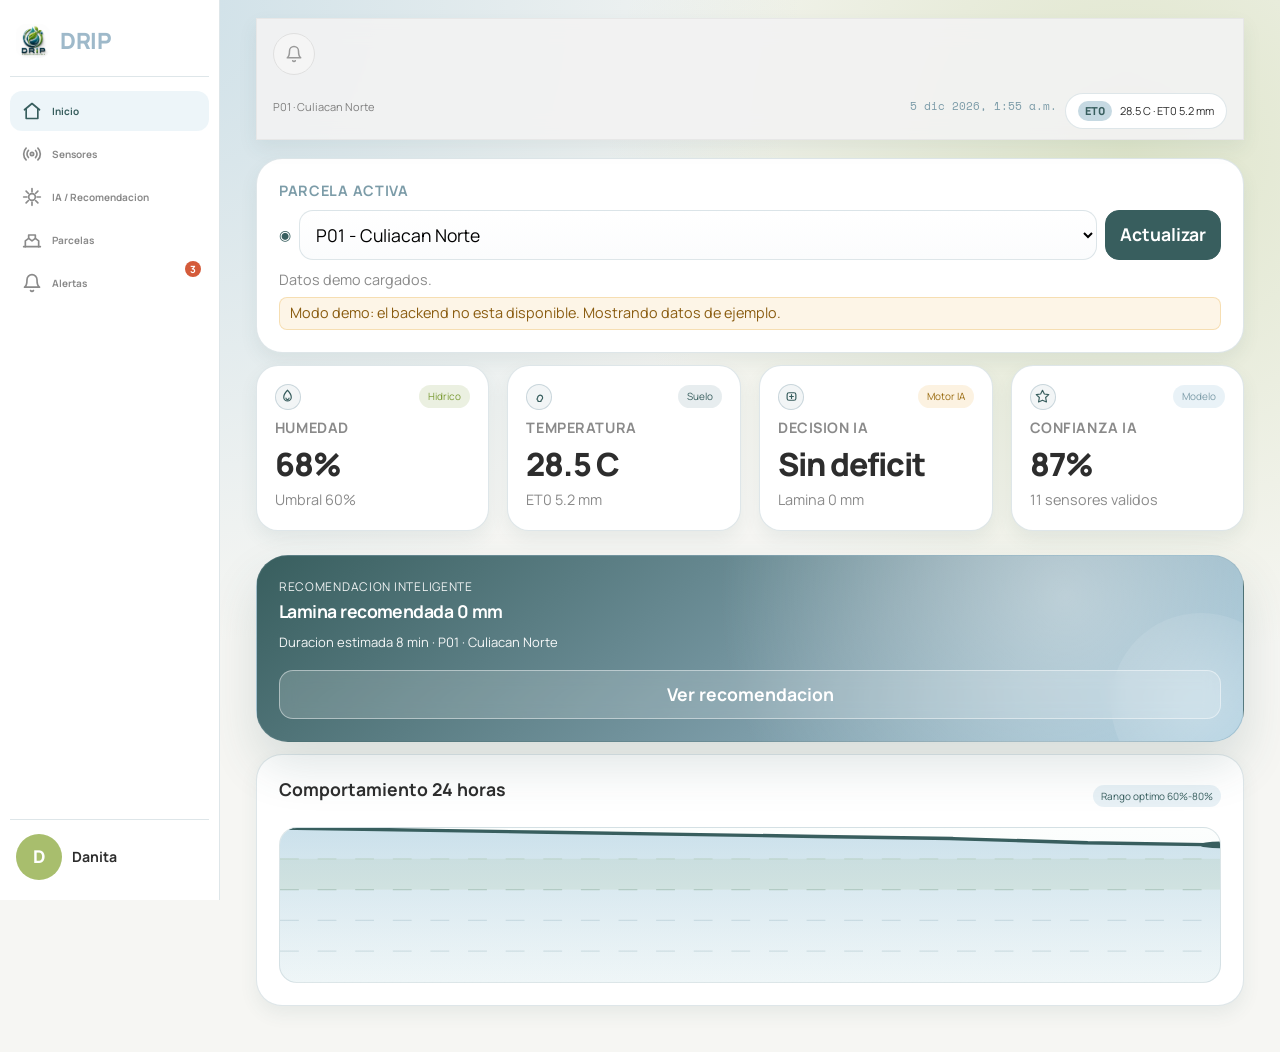
<file: Frontend/index.html>
<!DOCTYPE html>
<html lang="es">
<head>
  <meta charset="UTF-8" />
  <meta name="viewport" content="width=device-width, initial-scale=1.0" />
  <title>DRIP | Dashboard</title>
  <link rel="icon" type="image/jpeg" href="assets/drip-logo.jpeg" />
  <link rel="stylesheet" href="css/variables.css" />
  <link rel="stylesheet" href="css/main.css" />
</head>
<body>
  <div class="layout">

    <!-- SIDEBAR (visible >= 768px) -->
    <aside class="sidebar" id="sidebar">
      <div class="sidebar-head">
        <img class="sidebar-logo" src="assets/drip-logo.jpeg" alt="Logo DRIP" />
        <span class="sidebar-brand">DRIP</span>
      </div>

      <nav class="sidebar-nav" aria-label="Navegacion principal">
        <button class="nav-item active" data-tab="inicio" type="button" aria-label="Inicio">
          <svg class="nav-icon" viewBox="0 0 24 24" fill="none" stroke="currentColor" stroke-width="2" stroke-linecap="round" stroke-linejoin="round">
            <path d="M3 10.5 12 3l9 7.5"></path>
            <path d="M5 9.5V21h14V9.5"></path>
          </svg>
          <span class="nav-label">Inicio</span>
        </button>
        <button class="nav-item" data-tab="sensores" type="button" aria-label="Sensores">
          <svg class="nav-icon" viewBox="0 0 24 24" fill="none" stroke="currentColor" stroke-width="2" stroke-linecap="round" stroke-linejoin="round">
            <circle cx="12" cy="12" r="2"></circle>
            <path d="M16.24 7.76a6 6 0 0 1 0 8.49"></path>
            <path d="M7.76 16.24a6 6 0 0 1 0-8.49"></path>
            <path d="M19.07 4.93a10 10 0 0 1 0 14.14"></path>
            <path d="M4.93 19.07a10 10 0 0 1 0-14.14"></path>
          </svg>
          <span class="nav-label">Sensores</span>
        </button>
        <button class="nav-item" data-tab="ia" type="button" aria-label="IA Recomendacion">
          <svg class="nav-icon" viewBox="0 0 24 24" fill="none" stroke="currentColor" stroke-width="2" stroke-linecap="round" stroke-linejoin="round">
            <path d="M12 2v4"></path>
            <path d="M12 18v4"></path>
            <path d="M4.93 4.93l2.83 2.83"></path>
            <path d="M16.24 16.24l2.83 2.83"></path>
            <path d="M2 12h4"></path>
            <path d="M18 12h4"></path>
            <path d="M4.93 19.07l2.83-2.83"></path>
            <path d="M16.24 7.76l2.83-2.83"></path>
            <circle cx="12" cy="12" r="4"></circle>
          </svg>
          <span class="nav-label">IA / Recomendacion</span>
        </button>
        <button class="nav-item" data-tab="parcelas" type="button" aria-label="Parcelas">
          <svg class="nav-icon" viewBox="0 0 24 24" fill="none" stroke="currentColor" stroke-width="2" stroke-linecap="round" stroke-linejoin="round">
            <path d="M2 20h20"></path>
            <path d="M4 20v-7l4-3 4 3 4-3 4 3v7"></path>
            <path d="M8 10V6h8v4"></path>
          </svg>
          <span class="nav-label">Parcelas</span>
        </button>
        <button class="nav-item" data-tab="alertas" type="button" aria-label="Alertas">
          <span class="nav-badge">3</span>
          <svg class="nav-icon" viewBox="0 0 24 24" fill="none" stroke="currentColor" stroke-width="2" stroke-linecap="round" stroke-linejoin="round">
            <path d="M18 8A6 6 0 0 0 6 8c0 7-3 9-3 9h18s-3-2-3-9"></path>
            <path d="M13.73 21a2 2 0 0 1-3.46 0"></path>
          </svg>
          <span class="nav-label">Alertas</span>
        </button>
      </nav>

      <div class="sidebar-foot">
        <div class="user-pill">D</div>
        <span class="sidebar-username">Danita</span>
      </div>
    </aside>

    <!-- MAIN CONTENT -->
    <main class="app-shell">
      <header class="topbar">
        <div class="topbar-main">
          <div class="brand-wrap">
            <img class="brand-logo" src="assets/drip-logo.jpeg" alt="Logo DRIP" />
            <h1 class="brand">DRIP</h1>
          </div>
          <div class="topbar-actions">
            <button class="icon-btn" type="button" aria-label="Notificaciones">
              <svg viewBox="0 0 24 24" width="18" height="18" fill="none" stroke="currentColor" stroke-width="2" stroke-linecap="round" stroke-linejoin="round">
                <path d="M18 8a6 6 0 0 0-12 0c0 7-3 9-3 9h18s-3-2-3-9"></path>
                <path d="M13.73 21a2 2 0 0 1-3.46 0"></path>
              </svg>
            </button>
            <div class="user-pill topbar-user-pill">D</div>
          </div>
        </div>
        <div class="topbar-meta">
          <p class="context" id="context-line">Parcela activa</p>
          <div class="topbar-right">
            <div class="clock" id="clock">--</div>
            <div class="weather" id="weather-chip">
              <span class="icon">ET0</span>
              <span id="weather-text">Clima</span>
            </div>
          </div>
        </div>
      </header>

      <section id="tab-inicio" class="tab-panel active">
        <section class="control-row card">
          <label for="parcela-select">Parcela activa</label>
          <div class="control-actions">
            <span class="control-icon" aria-hidden="true">&#9673;</span>
            <select id="parcela-select"></select>
            <button id="btn-refresh" type="button">Actualizar</button>
          </div>
          <div id="status" class="status">Cargando parcelas...</div>
          <div id="error" class="error"></div>
        </section>

        <div class="kpi-grid">
          <article class="kpi card">
            <div class="kpi-head">
              <span class="kpi-icon" aria-hidden="true">
                <svg viewBox="0 0 24 24" fill="none" stroke="currentColor" stroke-width="1.9" stroke-linecap="round" stroke-linejoin="round">
                  <path d="M12 2s6 6.1 6 11a6 6 0 0 1-12 0c0-4.9 6-11 6-11z"></path>
                  <path d="M9.5 14.5a2.5 2.5 0 0 0 5 0"></path>
                </svg>
              </span>
              <span class="kpi-badge kpi-badge-ok">Hidrico</span>
            </div>
            <h3>Humedad</h3>
            <p id="kpi-humedad" class="kpi-value">--%</p>
            <small id="kpi-humedad-sub">--</small>
          </article>
          <article class="kpi card">
            <div class="kpi-head">
              <span class="kpi-icon" aria-hidden="true">
                <svg viewBox="0 0 24 24" fill="none" stroke="currentColor" stroke-width="1.9" stroke-linecap="round" stroke-linejoin="round">
                  <path d="M9 14a4 4 0 1 1 6.9 2.7A5 5 0 0 0 14 20h-4a5 5 0 0 0-1.9-3.3A4 4 0 0 1 9 14z"></path>
                  <path d="M10 20h4"></path>
                </svg>
              </span>
              <span class="kpi-badge kpi-badge-info">Suelo</span>
            </div>
            <h3>Temperatura</h3>
            <p id="kpi-temp" class="kpi-value">-- C</p>
            <small id="kpi-temp-sub">--</small>
          </article>
          <article class="kpi card">
            <div class="kpi-head">
              <span class="kpi-icon" aria-hidden="true">
                <svg viewBox="0 0 24 24" fill="none" stroke="currentColor" stroke-width="1.9" stroke-linecap="round" stroke-linejoin="round">
                  <rect x="5" y="6" width="14" height="12" rx="3"></rect>
                  <path d="M9 12h6"></path>
                  <path d="M12 9v6"></path>
                </svg>
              </span>
              <span class="kpi-badge kpi-badge-warn">Motor IA</span>
            </div>
            <h3>Decision IA</h3>
            <p id="kpi-decision" class="kpi-value">--</p>
            <small id="kpi-decision-sub">--</small>
          </article>
          <article class="kpi card">
            <div class="kpi-head">
              <span class="kpi-icon" aria-hidden="true">
                <svg viewBox="0 0 24 24" fill="none" stroke="currentColor" stroke-width="1.9" stroke-linecap="round" stroke-linejoin="round">
                  <path d="M12 2l3 6 7 .9-5 4.7 1.3 7.1L12 17.9 5.7 20.7 7 13.6 2 8.9 9 8z"></path>
                </svg>
              </span>
              <span class="kpi-badge kpi-badge-neutral">Modelo</span>
            </div>
            <h3>Confianza IA</h3>
            <p id="kpi-confianza" class="kpi-value">--%</p>
            <small id="kpi-confianza-sub">--</small>
          </article>
        </div>

        <article class="hero-reco card">
          <div class="hero-glow" aria-hidden="true"></div>
          <div class="hero-copy">
            <p class="hero-kicker">Recomendacion inteligente</p>
            <h2 class="hero-title" id="hero-lamina">Lamina recomendada -- mm</h2>
            <p class="hero-meta"><span id="hero-duracion">Duracion estimada -- min</span> &middot; <span id="hero-cultivo">Lote activo</span></p>
          </div>
          <button id="btn-go-ai" class="cta hero-cta">Ver recomendacion</button>
        </article>

        <article class="card chart-card">
          <div class="section-title-row">
            <h2>Comportamiento 24 horas</h2>
            <span class="chart-chip">Rango optimo 60%-80%</span>
          </div>
          <div id="chart-24h" class="mini-chart"></div>
        </article>
      </section>

      <section id="tab-sensores" class="tab-panel">
        <article class="card sensors-hero">
          <div>
            <p class="sensors-kicker">Sensores IoT</p>
            <h2 class="sensors-title">Monitoreo en tiempo real de tu cultivo</h2>
          </div>
          <div class="sensors-iot-wrap">
            <img class="sensors-iot-image" src="assets/sensores.png" alt="Dispositivo IoT DRIP" />
          </div>
        </article>

        <div class="toggle-row card">
          <button id="toggle-humedad" class="toggle active" type="button">Humedad</button>
          <button id="toggle-temperatura" class="toggle" type="button">Temperatura</button>
        </div>

        <div class="sensors-top-grid">
          <article class="card sensor-bars-card">
            <div class="section-title-row">
              <h2>Humedad por sensor</h2>
              <span class="chart-chip">Optimo / Atencion / Critico</span>
            </div>
            <div id="sensor-bars" class="sensor-bars"></div>
          </article>

          <article class="card sensor-layout">
            <h2>Estado de sensores</h2>
            <div id="sensor-donut" class="donut"></div>
            <ul id="sensor-state-legend" class="legend"></ul>
          </article>
        </div>

        <article class="sensors-summary">
          <div class="sensor-kpi sensor-kpi-ok"><span>Optimo</span><strong id="sensor-kpi-optimo">0</strong></div>
          <div class="sensor-kpi sensor-kpi-warn"><span>Atencion</span><strong id="sensor-kpi-atencion">0</strong></div>
          <div class="sensor-kpi sensor-kpi-crit"><span>Critico</span><strong id="sensor-kpi-critico">0</strong></div>
        </article>

        <article class="card">
          <div class="section-title-row">
            <h2>Red de sensores - nodo por nodo</h2>
          </div>
          <div id="sensor-nodes" class="sensor-nodes"></div>
        </article>
      </section>

      <section id="tab-ia" class="tab-panel">
        <section class="ia-screen">
          <article class="ia-hero card">
            <img class="ia-hero-plant" src="assets/planta-ia.png" alt="" aria-hidden="true" />
            <div class="ia-hero-copy">
              <span class="ia-chip">Estado IA</span>
              <h2 id="ia-estado" class="ia-main">--</h2>
              <p class="ia-subline">No se requiere riego inmediato</p>
              <p class="ia-condition"><span class="ia-dot"></span>Condicion optima</p>
              <div class="ia-divider"></div>
              <div class="ia-hero-metrics">
                <div>
                  <span class="ia-metric-label">Lamina sugerida</span>
                  <span id="ia-lamina" class="ia-metric-value">Lamina: -- mm</span>
                </div>
                <div>
                  <span class="ia-metric-label">Volumen sugerido</span>
                  <span id="ia-volumen" class="ia-metric-value">Volumen: -- m3</span>
                </div>
              </div>
            </div>
            <div class="ia-hero-gauge-wrap">
              <div class="ia-hero-leaf" aria-hidden="true"></div>
              <div class="ia-hero-gauge">
                <div class="ia-ring">
                  <span id="ia-confianza-main" class="ia-confianza-main">--%</span>
                </div>
                <p class="ia-gauge-title">Confianza IA</p>
                <p id="ia-confianza-level" class="ia-gauge-level">Muy alta</p>
              </div>
            </div>
          </article>

          <section class="ia-mini-grid">
            <article class="ia-mini-card">
              <div class="ia-mini-icon">o</div>
              <p class="ia-mini-title">Humedad actual</p>
              <p id="ia-mini-humedad" class="ia-mini-value">--%</p>
              <p class="ia-mini-status">Optima</p>
            </article>
            <article class="ia-mini-card">
              <div class="ia-mini-icon">o</div>
              <p class="ia-mini-title">ET0</p>
              <p id="ia-mini-et0" class="ia-mini-value">-- mm</p>
              <p class="ia-mini-status">Moderado</p>
            </article>
            <article class="ia-mini-card">
              <div class="ia-mini-icon">o</div>
              <p class="ia-mini-title">Deficit estimado</p>
              <p id="ia-mini-deficit" class="ia-mini-value">-- mm</p>
              <p class="ia-mini-status">Sin deficit</p>
            </article>
            <article class="ia-mini-card">
              <div class="ia-mini-icon">o</div>
              <p class="ia-mini-title">Sensores validos</p>
              <p id="ia-mini-sensores" class="ia-mini-value">-- / --</p>
              <p class="ia-mini-status">Operativos</p>
            </article>
            <article class="ia-mini-card">
              <div class="ia-mini-icon">o</div>
              <p class="ia-mini-title">Temperatura</p>
              <p id="ia-mini-temp" class="ia-mini-value">-- C</p>
              <p class="ia-mini-status">Ambiente</p>
            </article>
            <article class="ia-mini-card">
              <div class="ia-mini-icon">o</div>
              <p class="ia-mini-title">Riesgo operativo</p>
              <p id="ia-mini-riesgo" class="ia-mini-value">--</p>
              <p class="ia-mini-status">Condicion estable</p>
            </article>
          </section>

          <article class="ia-insights card">
            <div class="ia-insight-head">
              <h3>Explicacion IA</h3>
            </div>
            <div id="ia-explicacion" class="ia-insight-list"></div>
          </article>

          <section class="ia-charts-grid">
            <article class="card ia-chart-main">
              <div class="ia-chart-title-row">
                <h3>Proyeccion de humedad (7 dias)</h3>
                <span class="ia-info-dot">i</span>
              </div>
              <div id="chart-7d" class="mini-chart ia-chart"></div>
            </article>

            <article class="card ia-risk-card">
              <h3>Nivel de riesgo</h3>
              <div class="ia-risk-gauge">
                <div class="ia-risk-arc"></div>
                <div class="ia-risk-needle"></div>
              </div>
              <p id="ia-risk-label" class="ia-risk-label">Bajo</p>
              <p class="ia-risk-sub">Riesgo de deficit hidrico</p>
            </article>
          </section>

          <article class="card ia-confidence-bar-card">
            <div class="ia-confidence-row">
              <h3>Confianza IA</h3>
              <span id="ia-confianza-inline" class="ia-confidence-inline">--%</span>
            </div>
            <div class="ia-confidence-track">
              <div id="ia-confidence-fill" class="ia-confidence-fill"></div>
            </div>
          </article>

          <article class="ia-cta card">
            <div class="ia-cta-copy">
              <p class="ia-cta-label">Proxima evaluacion recomendada</p>
              <p class="ia-cta-date">17 may 2026 &middot; 6:00 a.m.</p>
            </div>
            <button class="ia-cta-btn" type="button">Ver recomendacion</button>
          </article>
        </section>
      </section>

      <section id="tab-parcelas" class="tab-panel">
        <article class="card">
          <h2>Comparativa horizontal</h2>
          <div id="parcelas-comparativa" class="ranking"></div>
        </article>

        <article class="card">
          <h2>Ranking por humedad</h2>
          <div id="parcelas-ranking" class="ranking"></div>
        </article>

        <article class="card">
          <h2>Radar multidimensional</h2>
          <div id="parcelas-radar" class="radar"></div>
        </article>
      </section>

      <section id="tab-alertas" class="tab-panel">
        <article class="card">
          <div class="filter-row" id="alert-filter-row">
            <button class="chip active" data-filter="todas" type="button">Todas</button>
            <button class="chip" data-filter="critica" type="button">Criticas</button>
            <button class="chip" data-filter="advertencia" type="button">Advertencias</button>
            <button class="chip" data-filter="informacion" type="button">Informacion</button>
          </div>
        </article>
        <div id="alert-list" class="alert-list"></div>
      </section>

      <!-- Bottom nav: only visible on mobile (<768px) -->
      <nav class="bottom-nav" aria-label="Navegacion principal">
        <button class="nav-item active" data-tab="inicio" type="button" aria-label="Inicio">
          <svg class="nav-icon" viewBox="0 0 24 24" fill="none" stroke="currentColor" stroke-width="2" stroke-linecap="round" stroke-linejoin="round">
            <path d="M3 10.5 12 3l9 7.5"></path>
            <path d="M5 9.5V21h14V9.5"></path>
          </svg>
          <span class="nav-label">Inicio</span>
        </button>
        <button class="nav-item" data-tab="sensores" type="button" aria-label="Sensores">
          <svg class="nav-icon" viewBox="0 0 24 24" fill="none" stroke="currentColor" stroke-width="2" stroke-linecap="round" stroke-linejoin="round">
            <circle cx="12" cy="12" r="2"></circle>
            <path d="M16.24 7.76a6 6 0 0 1 0 8.49"></path>
            <path d="M7.76 16.24a6 6 0 0 1 0-8.49"></path>
            <path d="M19.07 4.93a10 10 0 0 1 0 14.14"></path>
            <path d="M4.93 19.07a10 10 0 0 1 0-14.14"></path>
          </svg>
          <span class="nav-label">Sensores</span>
        </button>
        <button class="nav-item" data-tab="ia" type="button" aria-label="IA Recomendacion">
          <svg class="nav-icon" viewBox="0 0 24 24" fill="none" stroke="currentColor" stroke-width="2" stroke-linecap="round" stroke-linejoin="round">
            <path d="M12 2v4"></path>
            <path d="M12 18v4"></path>
            <path d="M4.93 4.93l2.83 2.83"></path>
            <path d="M16.24 16.24l2.83 2.83"></path>
            <path d="M2 12h4"></path>
            <path d="M18 12h4"></path>
            <path d="M4.93 19.07l2.83-2.83"></path>
            <path d="M16.24 7.76l2.83-2.83"></path>
            <circle cx="12" cy="12" r="4"></circle>
          </svg>
          <span class="nav-label">IA / Recomendacion</span>
        </button>
        <button class="nav-item" data-tab="parcelas" type="button" aria-label="Parcelas">
          <svg class="nav-icon" viewBox="0 0 24 24" fill="none" stroke="currentColor" stroke-width="2" stroke-linecap="round" stroke-linejoin="round">
            <path d="M2 20h20"></path>
            <path d="M4 20v-7l4-3 4 3 4-3 4 3v7"></path>
            <path d="M8 10V6h8v4"></path>
          </svg>
          <span class="nav-label">Parcelas</span>
        </button>
        <button class="nav-item" data-tab="alertas" type="button" aria-label="Alertas">
          <span class="nav-badge">3</span>
          <svg class="nav-icon" viewBox="0 0 24 24" fill="none" stroke="currentColor" stroke-width="2" stroke-linecap="round" stroke-linejoin="round">
            <path d="M18 8A6 6 0 0 0 6 8c0 7-3 9-3 9h18s-3-2-3-9"></path>
            <path d="M13.73 21a2 2 0 0 1-3.46 0"></path>
          </svg>
          <span class="nav-label">Alertas</span>
        </button>
      </nav>
    </main>

  </div>
  <script src="js/app.js"></script>
</body>
</html>
</file>
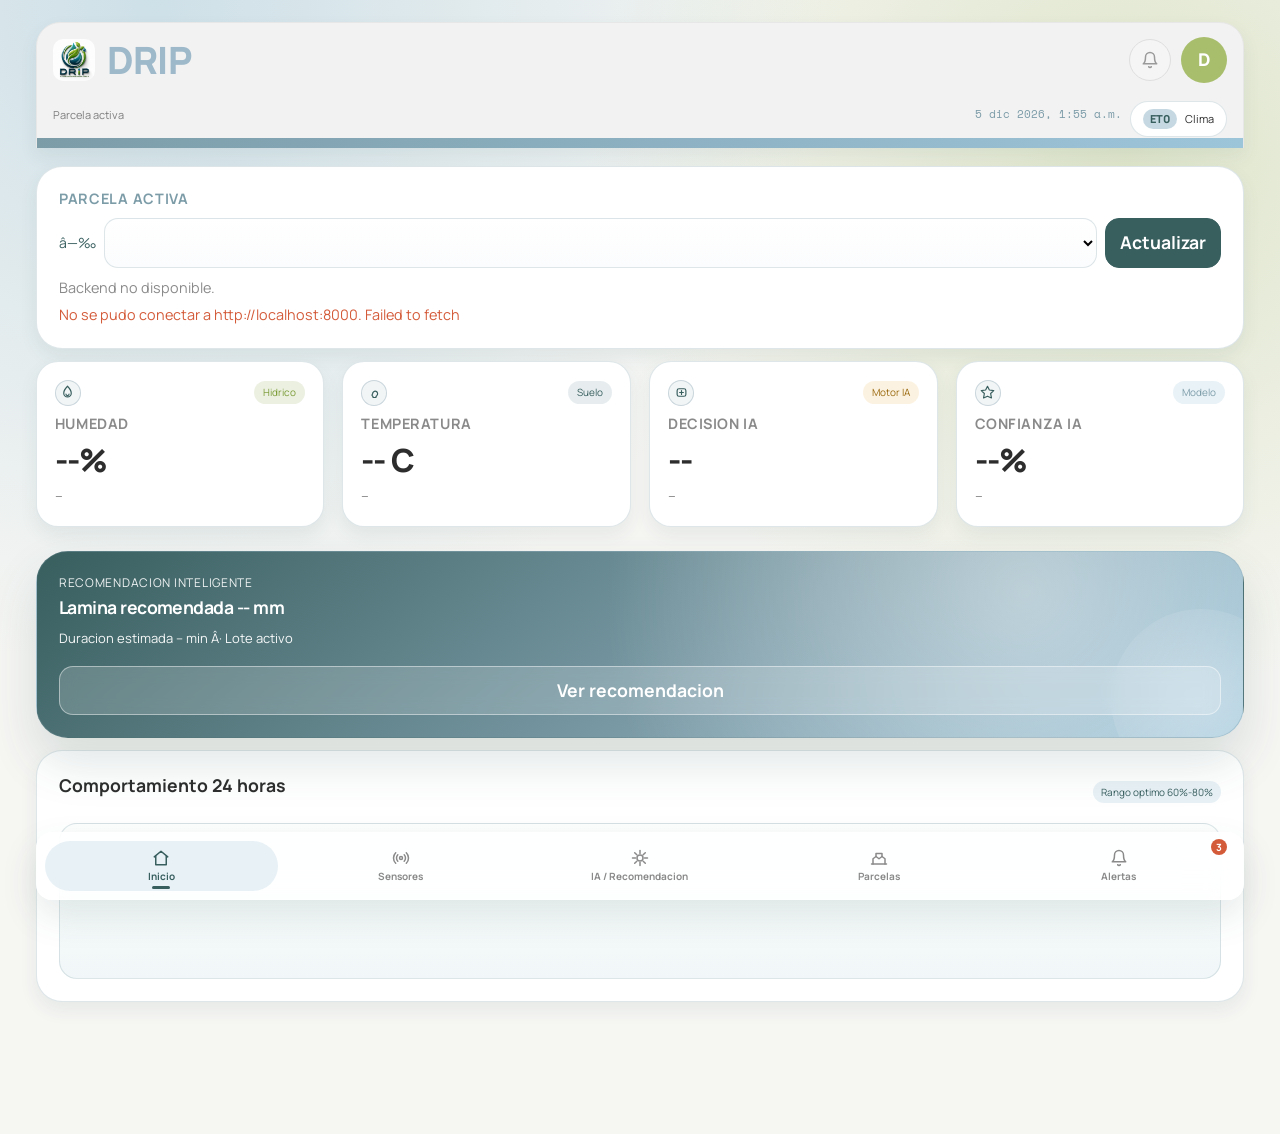
<file: Drip/Frontend/index.html>
﻿<!DOCTYPE html>
<html lang="es">
<head>
  <meta charset="UTF-8" />
  <meta name="viewport" content="width=device-width, initial-scale=1.0" />
  <title>DRIP | Mobile Dashboard</title>
  <link rel="icon" type="image/jpeg" href="assets/drip-logo.jpeg" />
  <link rel="stylesheet" href="css/variables.css" />
  <link rel="stylesheet" href="css/main.css" />
</head>
<body>
  <main class="app-shell">
        <header class="topbar">
      <div class="topbar-main">
        <div class="brand-wrap">
          <img class="brand-logo" src="assets/drip-logo.jpeg" alt="Logo DRIP" />
          <h1 class="brand">DRIP</h1>
        </div>
        <div class="topbar-actions">
          <button class="icon-btn" type="button" aria-label="Notificaciones">
            <svg viewBox="0 0 24 24" width="18" height="18" fill="none" stroke="currentColor" stroke-width="2" stroke-linecap="round" stroke-linejoin="round">
              <path d="M18 8a6 6 0 0 0-12 0c0 7-3 9-3 9h18s-3-2-3-9"></path>
              <path d="M13.73 21a2 2 0 0 1-3.46 0"></path>
            </svg>
          </button>
          <div class="user-pill">D</div>
        </div>
      </div>
      <div class="topbar-meta">
        <p class="context" id="context-line">Parcela activa</p>
        <div class="topbar-right">
          <div class="clock" id="clock">--</div>
          <div class="weather" id="weather-chip">
            <span class="icon">ET0</span>
            <span id="weather-text">Clima</span>
          </div>
        </div>
      </div>
    </header>

    <section id="tab-inicio" class="tab-panel active">
      <section class="control-row card">
        <label for="parcela-select">Parcela activa</label>
        <div class="control-actions">
          <span class="control-icon" aria-hidden="true">â—‰</span>
          <select id="parcela-select"></select>
          <button id="btn-refresh" type="button">Actualizar</button>
        </div>
        <div id="status" class="status">Cargando parcelas...</div>
        <div id="error" class="error"></div>
      </section>

      <div class="kpi-grid">
        <article class="kpi card">
          <div class="kpi-head">
            <span class="kpi-icon" aria-hidden="true">
              <svg viewBox="0 0 24 24" fill="none" stroke="currentColor" stroke-width="1.9" stroke-linecap="round" stroke-linejoin="round">
                <path d="M12 2s6 6.1 6 11a6 6 0 0 1-12 0c0-4.9 6-11 6-11z"></path>
                <path d="M9.5 14.5a2.5 2.5 0 0 0 5 0"></path>
              </svg>
            </span>
            <span class="kpi-badge kpi-badge-ok">Hidrico</span>
          </div>
          <h3>Humedad</h3>
          <p id="kpi-humedad" class="kpi-value">--%</p>
          <small id="kpi-humedad-sub">--</small>
        </article>
        <article class="kpi card">
          <div class="kpi-head">
            <span class="kpi-icon" aria-hidden="true">
              <svg viewBox="0 0 24 24" fill="none" stroke="currentColor" stroke-width="1.9" stroke-linecap="round" stroke-linejoin="round">
                <path d="M9 14a4 4 0 1 1 6.9 2.7A5 5 0 0 0 14 20h-4a5 5 0 0 0-1.9-3.3A4 4 0 0 1 9 14z"></path>
                <path d="M10 20h4"></path>
              </svg>
            </span>
            <span class="kpi-badge kpi-badge-info">Suelo</span>
          </div>
          <h3>Temperatura</h3>
          <p id="kpi-temp" class="kpi-value">-- C</p>
          <small id="kpi-temp-sub">--</small>
        </article>
        <article class="kpi card">
          <div class="kpi-head">
            <span class="kpi-icon" aria-hidden="true">
              <svg viewBox="0 0 24 24" fill="none" stroke="currentColor" stroke-width="1.9" stroke-linecap="round" stroke-linejoin="round">
                <rect x="5" y="6" width="14" height="12" rx="3"></rect>
                <path d="M9 12h6"></path>
                <path d="M12 9v6"></path>
              </svg>
            </span>
            <span class="kpi-badge kpi-badge-warn">Motor IA</span>
          </div>
          <h3>Decision IA</h3>
          <p id="kpi-decision" class="kpi-value">--</p>
          <small id="kpi-decision-sub">--</small>
        </article>
        <article class="kpi card">
          <div class="kpi-head">
            <span class="kpi-icon" aria-hidden="true">
              <svg viewBox="0 0 24 24" fill="none" stroke="currentColor" stroke-width="1.9" stroke-linecap="round" stroke-linejoin="round">
                <path d="M12 2l3 6 7 .9-5 4.7 1.3 7.1L12 17.9 5.7 20.7 7 13.6 2 8.9 9 8z"></path>
              </svg>
            </span>
            <span class="kpi-badge kpi-badge-neutral">Modelo</span>
          </div>
          <h3>Confianza IA</h3>
          <p id="kpi-confianza" class="kpi-value">--%</p>
          <small id="kpi-confianza-sub">--</small>
        </article>
      </div>

      <article class="hero-reco card">
        <div class="hero-glow" aria-hidden="true"></div>
        <div class="hero-copy">
          <p class="hero-kicker">Recomendacion inteligente</p>
          <h2 class="hero-title" id="hero-lamina">Lamina recomendada -- mm</h2>
          <p class="hero-meta"><span id="hero-duracion">Duracion estimada -- min</span> Â· <span id="hero-cultivo">Lote activo</span></p>
        </div>
        <button id="btn-go-ai" class="cta hero-cta">Ver recomendacion</button>
      </article>

      <article class="card chart-card">
        <div class="section-title-row">
          <h2>Comportamiento 24 horas</h2>
          <span class="chart-chip">Rango optimo 60%-80%</span>
        </div>
        <div id="chart-24h" class="mini-chart"></div>
      </article>
    </section>

    <section id="tab-sensores" class="tab-panel">
      <article class="card sensors-hero">
        <div>
          <p class="sensors-kicker">Sensores IoT</p>
          <h2 class="sensors-title">Monitoreo en tiempo real de tu cultivo</h2>
        </div>
        <div class="sensors-iot-wrap">
          <img class="sensors-iot-image" src="assets/sensores.png" alt="Dispositivo IoT DRIP" />
        </div>
      </article>

      <div class="toggle-row card">
        <button id="toggle-humedad" class="toggle active" type="button">Humedad</button>
        <button id="toggle-temperatura" class="toggle" type="button">Temperatura</button>
      </div>

      <div class="sensors-top-grid">
        <article class="card sensor-bars-card">
          <div class="section-title-row">
            <h2>Humedad por sensor</h2>
            <span class="chart-chip">Optimo / Atencion / Critico</span>
          </div>
          <div id="sensor-bars" class="sensor-bars"></div>
        </article>

        <article class="card sensor-layout">
          <h2>Estado de sensores</h2>
          <div id="sensor-donut" class="donut"></div>
          <ul id="sensor-state-legend" class="legend"></ul>
        </article>
      </div>

      <article class="sensors-summary">
        <div class="sensor-kpi sensor-kpi-ok"><span>Optimo</span><strong id="sensor-kpi-optimo">0</strong></div>
        <div class="sensor-kpi sensor-kpi-warn"><span>Atencion</span><strong id="sensor-kpi-atencion">0</strong></div>
        <div class="sensor-kpi sensor-kpi-crit"><span>Critico</span><strong id="sensor-kpi-critico">0</strong></div>
      </article>

      <article class="card">
        <div class="section-title-row">
          <h2>Red de sensores - nodo por nodo</h2>
        </div>
        <div id="sensor-nodes" class="sensor-nodes"></div>
      </article>
    </section>

    <section id="tab-ia" class="tab-panel">
      <section class="ia-screen">
        <article class="ia-hero card">
          <img class="ia-hero-plant" src="assets/planta-ia.png" alt="" aria-hidden="true" />
          <div class="ia-hero-copy">
            <span class="ia-chip">Estado IA</span>
            <h2 id="ia-estado" class="ia-main">--</h2>
            <p class="ia-subline">No se requiere riego inmediato</p>
            <p class="ia-condition"><span class="ia-dot"></span>Condicion optima</p>
            <div class="ia-divider"></div>
            <div class="ia-hero-metrics">
              <div>
                <span class="ia-metric-label">Lamina sugerida</span>
                <span id="ia-lamina" class="ia-metric-value">Lamina: -- mm</span>
              </div>
              <div>
                <span class="ia-metric-label">Volumen sugerido</span>
                <span id="ia-volumen" class="ia-metric-value">Volumen: -- m3</span>
              </div>
            </div>
          </div>
          <div class="ia-hero-gauge-wrap">
            <div class="ia-hero-leaf" aria-hidden="true"></div>
            <div class="ia-hero-gauge">
              <div class="ia-ring">
                <span id="ia-confianza-main" class="ia-confianza-main">--%</span>
              </div>
              <p class="ia-gauge-title">Confianza IA</p>
              <p id="ia-confianza-level" class="ia-gauge-level">Muy alta</p>
            </div>
          </div>
        </article>

        <section class="ia-mini-grid">
          <article class="ia-mini-card">
            <div class="ia-mini-icon">o</div>
            <p class="ia-mini-title">Humedad actual</p>
            <p id="ia-mini-humedad" class="ia-mini-value">--%</p>
            <p class="ia-mini-status">Optima</p>
          </article>
          <article class="ia-mini-card">
            <div class="ia-mini-icon">o</div>
            <p class="ia-mini-title">ET0</p>
            <p id="ia-mini-et0" class="ia-mini-value">-- mm</p>
            <p class="ia-mini-status">Moderado</p>
          </article>
          <article class="ia-mini-card">
            <div class="ia-mini-icon">o</div>
            <p class="ia-mini-title">Deficit estimado</p>
            <p id="ia-mini-deficit" class="ia-mini-value">-- mm</p>
            <p class="ia-mini-status">Sin deficit</p>
          </article>
          <article class="ia-mini-card">
            <div class="ia-mini-icon">o</div>
            <p class="ia-mini-title">Sensores validos</p>
            <p id="ia-mini-sensores" class="ia-mini-value">-- / --</p>
            <p class="ia-mini-status">Operativos</p>
          </article>
          <article class="ia-mini-card">
            <div class="ia-mini-icon">o</div>
            <p class="ia-mini-title">Temperatura</p>
            <p id="ia-mini-temp" class="ia-mini-value">-- C</p>
            <p class="ia-mini-status">Ambiente</p>
          </article>
          <article class="ia-mini-card">
            <div class="ia-mini-icon">o</div>
            <p class="ia-mini-title">Riesgo operativo</p>
            <p id="ia-mini-riesgo" class="ia-mini-value">--</p>
            <p class="ia-mini-status">Condicion estable</p>
          </article>
        </section>

        <article class="ia-insights card">
          <div class="ia-insight-head">
            <h3>Explicacion IA</h3>
          </div>
          <div id="ia-explicacion" class="ia-insight-list"></div>
        </article>

        <section class="ia-charts-grid">
          <article class="card ia-chart-main">
            <div class="ia-chart-title-row">
              <h3>Proyeccion de humedad (7 dias)</h3>
              <span class="ia-info-dot">i</span>
            </div>
            <div id="chart-7d" class="mini-chart ia-chart"></div>
          </article>

          <article class="card ia-risk-card">
            <h3>Nivel de riesgo</h3>
            <div class="ia-risk-gauge">
              <div class="ia-risk-arc"></div>
              <div class="ia-risk-needle"></div>
            </div>
            <p id="ia-risk-label" class="ia-risk-label">Bajo</p>
            <p class="ia-risk-sub">Riesgo de deficit hidrico</p>
          </article>
        </section>

        <article class="card ia-confidence-bar-card">
          <div class="ia-confidence-row">
            <h3>Confianza IA</h3>
            <span id="ia-confianza-inline" class="ia-confidence-inline">--%</span>
          </div>
          <div class="ia-confidence-track">
            <div id="ia-confidence-fill" class="ia-confidence-fill"></div>
          </div>
        </article>

        <article class="ia-cta card">
          <div class="ia-cta-copy">
            <p class="ia-cta-label">Proxima evaluacion recomendada</p>
            <p class="ia-cta-date">17 may 2026 · 6:00 a.m.</p>
          </div>
          <button class="ia-cta-btn" type="button">Ver recomendacion</button>
        </article>
      </section>
    </section>

    <section id="tab-parcelas" class="tab-panel">
      <article class="card">
        <h2>Comparativa horizontal</h2>
        <div id="parcelas-comparativa" class="ranking"></div>
      </article>

      <article class="card">
        <h2>Ranking por humedad</h2>
        <div id="parcelas-ranking" class="ranking"></div>
      </article>

      <article class="card">
        <h2>Radar multidimensional</h2>
        <div id="parcelas-radar" class="radar"></div>
      </article>
    </section>

    <section id="tab-alertas" class="tab-panel">
      <article class="card">
        <div class="filter-row" id="alert-filter-row">
          <button class="chip active" data-filter="todas" type="button">Todas</button>
          <button class="chip" data-filter="critica" type="button">Criticas</button>
          <button class="chip" data-filter="advertencia" type="button">Advertencias</button>
          <button class="chip" data-filter="informacion" type="button">Informacion</button>
        </div>
      </article>
      <div id="alert-list" class="alert-list"></div>
    </section>

    <nav class="bottom-nav" aria-label="Navegacion principal">
      <button class="nav-item active" data-tab="inicio" type="button" aria-label="Inicio">
        <svg class="nav-icon" viewBox="0 0 24 24" fill="none" stroke="currentColor" stroke-width="2" stroke-linecap="round" stroke-linejoin="round">
          <path d="M3 10.5 12 3l9 7.5"></path>
          <path d="M5 9.5V21h14V9.5"></path>
        </svg>
        <span class="nav-label">Inicio</span>
      </button>
      <button class="nav-item" data-tab="sensores" type="button" aria-label="Sensores">
        <svg class="nav-icon" viewBox="0 0 24 24" fill="none" stroke="currentColor" stroke-width="2" stroke-linecap="round" stroke-linejoin="round">
          <circle cx="12" cy="12" r="2"></circle>
          <path d="M16.24 7.76a6 6 0 0 1 0 8.49"></path>
          <path d="M7.76 16.24a6 6 0 0 1 0-8.49"></path>
          <path d="M19.07 4.93a10 10 0 0 1 0 14.14"></path>
          <path d="M4.93 19.07a10 10 0 0 1 0-14.14"></path>
        </svg>
        <span class="nav-label">Sensores</span>
      </button>
      <button class="nav-item" data-tab="ia" type="button" aria-label="IA Recomendacion">
        <svg class="nav-icon" viewBox="0 0 24 24" fill="none" stroke="currentColor" stroke-width="2" stroke-linecap="round" stroke-linejoin="round">
          <path d="M12 2v4"></path>
          <path d="M12 18v4"></path>
          <path d="M4.93 4.93l2.83 2.83"></path>
          <path d="M16.24 16.24l2.83 2.83"></path>
          <path d="M2 12h4"></path>
          <path d="M18 12h4"></path>
          <path d="M4.93 19.07l2.83-2.83"></path>
          <path d="M16.24 7.76l2.83-2.83"></path>
          <circle cx="12" cy="12" r="4"></circle>
        </svg>
        <span class="nav-label">IA / Recomendacion</span>
      </button>
      <button class="nav-item" data-tab="parcelas" type="button" aria-label="Parcelas">
        <svg class="nav-icon" viewBox="0 0 24 24" fill="none" stroke="currentColor" stroke-width="2" stroke-linecap="round" stroke-linejoin="round">
          <path d="M2 20h20"></path>
          <path d="M4 20v-7l4-3 4 3 4-3 4 3v7"></path>
          <path d="M8 10V6h8v4"></path>
        </svg>
        <span class="nav-label">Parcelas</span>
      </button>
      <button class="nav-item" data-tab="alertas" type="button" aria-label="Alertas">
        <span class="nav-badge">3</span>
        <svg class="nav-icon" viewBox="0 0 24 24" fill="none" stroke="currentColor" stroke-width="2" stroke-linecap="round" stroke-linejoin="round">
          <path d="M18 8A6 6 0 0 0 6 8c0 7-3 9-3 9h18s-3-2-3-9"></path>
          <path d="M13.73 21a2 2 0 0 1-3.46 0"></path>
        </svg>
        <span class="nav-label">Alertas</span>
      </button>
    </nav>
  </main>

  <script src="js/app.js"></script>
</body>
</html>
</file>
<file: Frontend/css/variables.css>
:root {
  --green-primary:  #9dc5da;
  --green-dark:     #385E5E;
  --green-soft:     #A8BE6D;
  --blue-gray:      #7C9CA8;
  --blue-light:     #C6D9E2;
  --beige-light:    #EAE4DA;
  --background-main:#F6F6F3;
  --text-dark:      #2D2D2D;
  --gray-soft:      #8A8A8A;

  --color-success:  #7B9B35;
  --color-warning:  #E8A838;
  --color-danger:   #D45B3A;
  --color-info:     #7C9CA8;
  --color-white:    #FFFFFF;
  --surface-1: #FFFFFF;
  --surface-2: #F6F6F3;
  --surface-3: #EAE4DA;
  --glass-bg: rgba(255, 255, 255, 0.72);
  --glass-border: rgba(255, 255, 255, 0.45);
  --glass-blur: blur(14px);

  --font-base: "Manrope", "Segoe UI", sans-serif;
  --font-mono: "Space Mono", "Consolas", monospace;

  --text-xs: clamp(0.8rem, 0.76rem + 0.2vw, 0.9rem);
  --text-sm: clamp(0.92rem, 0.88rem + 0.24vw, 1rem);
  --text-md: clamp(1rem, 0.96rem + 0.26vw, 1.1rem);
  --text-lg: clamp(1.2rem, 1.1rem + 0.5vw, 1.4rem);
  --text-xl: clamp(1.5rem, 1.3rem + 0.9vw, 1.95rem);

  --space-1: 4px;
  --space-2: 8px;
  --space-3: 12px;
  --space-4: clamp(14px, 12px + 0.6vw, 18px);
  --space-5: clamp(18px, 14px + 1vw, 22px);
  --space-6: clamp(22px, 18px + 1vw, 26px);
  --space-7: clamp(26px, 22px + 1.2vw, 32px);

  --radius-sm: 12px;
  --radius-md: 18px;
  --radius-lg: 26px;
  --radius-xl: 32px;

  --shadow-sm: 0 8px 18px rgba(56, 94, 94, 0.08);
  --shadow-md: 0 16px 36px rgba(56, 94, 94, 0.12);
  --shadow-lg: 0 24px 48px rgba(56, 94, 94, 0.16);

  --z-header: 100;
  --z-nav: 120;

  --transition-fast: 160ms ease;
  --transition-base: 240ms ease;

  --bp-mobile: 480px;
  --bp-tablet: 768px;
  --bp-desktop: 1200px;

  --app-max-width: 100%;
  --content-max-width: 1600px;
  --app-side-padding: clamp(14px, 2.8vw, 40px);
  --app-bottom-space: clamp(18px, 2.2vw, 28px);
  --nav-height: 68px;
  --nav-sticky-offset: clamp(10px, 2vw, 16px);
  --module-max-width: 100%;

  --surface-main: var(--surface-1);
  --surface-soft: var(--surface-3);
  --border-soft: rgba(124, 156, 168, 0.25);
}
</file>
<file: Frontend/css/main.css>
﻿@import url('https://fonts.googleapis.com/css2?family=Manrope:wght@500;600;700;800&family=Space+Mono:wght@400;700&display=swap');

* { box-sizing: border-box; }
img, svg, canvas { max-width: 100%; }

body {
  margin: 0;
  font-family: var(--font-base);
  background:
    radial-gradient(circle at 12% 0%, rgba(157, 197, 218, 0.45), transparent 42%),
    radial-gradient(circle at 88% 14%, rgba(168, 190, 109, 0.30), transparent 36%),
    var(--background-main);
  color: var(--text-dark);
  min-height: 100vh;
  overflow-x: hidden;
  font-size: var(--text-md);
  line-height: 1.45;
}

.app-shell {
  width: 100%;
  max-width: var(--app-max-width);
  margin: 0 auto;
  min-height: 100vh;
  padding: var(--space-4) var(--app-side-padding) var(--app-bottom-space);
  overflow: visible;
}

.app-shell > * {
  width: 100%;
  max-width: var(--content-max-width);
  margin-left: auto;
  margin-right: auto;
}

.topbar {
  display: block;
  margin-bottom: var(--space-4);
  padding: 14px 16px 10px;
  border-radius: 24px 24px 0 0;
  background: #f2f2f2;
  border: 1px solid #e7e7e7;
  box-shadow: var(--shadow-sm);
  position: relative;
}

.topbar::after {
  content: "";
  position: absolute;
  left: 0;
  right: 0;
  bottom: -1px;
  height: 10px;
  background: linear-gradient(90deg, #7C9CA8, #9dc5da);
}

.topbar-main {
  display: flex;
  justify-content: space-between;
  align-items: center;
  gap: 10px;
}

.brand-wrap { display: flex; align-items: center; gap: var(--space-3); }
.brand-logo { width: 42px; height: 42px; border-radius: 10px; object-fit: cover; }
.brand { margin: 0; font-size: clamp(1.8rem, 1.35rem + 2vw, 2.35rem); font-weight: 800; color: #9eb9ca; letter-spacing: -0.02em; line-height: 1; }

.topbar-actions { display: flex; align-items: center; gap: 10px; }

.icon-btn {
  width: 42px;
  height: 42px;
  border-radius: 999px;
  border: 1px solid #dfdfdf;
  background: #f5f5f5;
  color: #9a9a9a;
  display: inline-flex;
  align-items: center;
  justify-content: center;
  padding: 0;
}

.user-pill {
  width: 46px;
  height: 46px;
  border-radius: 999px;
  background: #a8be6d;
  color: #fff;
  font-weight: 800;
  display: inline-flex;
  align-items: center;
  justify-content: center;
}

.topbar-meta {
  margin-top: 10px;
  display: flex;
  align-items: center;
  justify-content: space-between;
  gap: 10px;
}

.context { margin: 0; color: #7e7e7e; font-size: 11px; }
.topbar-right { text-align: right; display: flex; align-items: center; gap: 8px; }
.clock { font-family: var(--font-mono); font-size: 11px; color: var(--blue-gray); }

.weather {
  margin-top: 8px;
  display: inline-flex;
  align-items: center;
  gap: 8px;
  padding: 7px 12px;
  border-radius: 999px;
  border: 1px solid var(--border-soft);
  background: var(--color-white);
  font-size: 11px;
}

.weather .icon {
  font-weight: 800;
  color: var(--green-dark);
  background: var(--blue-light);
  padding: 2px 7px;
  border-radius: 999px;
}

#weather-text { display: inline-block; }

.card {
  background: var(--surface-main);
  border: 1px solid var(--border-soft);
  border-radius: var(--radius-lg);
  box-shadow: var(--shadow-sm);
  padding: var(--space-5);
  margin-bottom: var(--space-3);
  width: 100%;
  max-width: var(--module-max-width);
  overflow: hidden;
}

.control-row label {
  display: block;
  margin-bottom: var(--space-2);
  font-size: var(--text-xs);
  font-weight: 700;
  color: var(--blue-gray);
  text-transform: uppercase;
  letter-spacing: 0.05em;
}

.control-actions { display: flex; align-items: center; gap: var(--space-2); }
.control-icon { color: var(--green-dark); font-size: 14px; }

select, button { font: inherit; }

select {
  flex: 1;
  border: 1px solid var(--border-soft);
  border-radius: 14px;
  padding: 11px 12px;
  background: linear-gradient(180deg, #fff, #fbfcfd);
}

button {
  border: 1px solid var(--green-dark);
  background: var(--green-dark);
  color: #fff;
  border-radius: 14px;
  padding: 11px 14px;
  font-weight: 700;
  cursor: pointer;
  transition: transform var(--transition-fast), box-shadow var(--transition-fast), filter var(--transition-fast);
}

button:hover { transform: translateY(-1px); box-shadow: var(--shadow-sm); filter: brightness(1.04); }
button:active { transform: translateY(0); }

.status { margin-top: 10px; font-size: var(--text-xs); color: var(--gray-soft); }
.error {
  margin-top: 6px;
  font-size: var(--text-xs);
  color: #8a5c10;
  background: rgba(232, 168, 56, 0.12);
  border: 1px solid rgba(232, 168, 56, 0.3);
  border-radius: 8px;
  padding: 5px 10px;
}
.error:empty { display: none; }

.kpi-grid {
  display: grid;
  grid-template-columns: repeat(2, 1fr);
  gap: var(--space-4);
  margin-bottom: var(--space-3);
}
.kpi { border-radius: 22px; padding: var(--space-4); }
.kpi-head { display: flex; justify-content: space-between; align-items: center; margin-bottom: 8px; }
.kpi-icon {
  width: 26px;
  height: 26px;
  border-radius: 999px;
  border: 1px solid rgba(124, 156, 168, 0.35);
  background: rgba(124, 156, 168, 0.10);
  color: var(--green-dark);
  display: inline-flex;
  align-items: center;
  justify-content: center;
}

.kpi-icon svg {
  width: 15px;
  height: 15px;
  display: block;
}

.kpi-badge {
  font-size: 10px;
  padding: 3px 8px;
  border-radius: 999px;
  border: 1px solid transparent;
  color: var(--blue-gray);
  background: var(--beige-light);
}

.kpi-badge-ok { background: rgba(123, 155, 53, 0.15); color: var(--color-success); }
.kpi-badge-info { background: rgba(124, 156, 168, 0.18); color: var(--green-dark); }
.kpi-badge-warn { background: rgba(232, 168, 56, 0.15); color: #9a6b10; }
.kpi-badge-neutral { background: rgba(157, 197, 218, 0.22); color: var(--blue-gray); }

.kpi h3 {
  margin: 0;
  font-size: var(--text-xs);
  letter-spacing: 0.04em;
  color: var(--gray-soft);
  text-transform: uppercase;
}

.kpi-value {
  margin: 10px 0 4px;
  font-size: clamp(1.6rem, 1.3rem + 1vw, 2rem);
  line-height: 1.05;
  font-weight: 800;
  letter-spacing: -0.03em;
}

.kpi small { color: var(--gray-soft); font-size: var(--text-xs); }

.hero-reco {
  position: relative;
  overflow: hidden;
  padding: var(--space-5);
  border-radius: var(--radius-xl);
  background:
    radial-gradient(circle at 82% 22%, rgba(255,255,255,0.45), transparent 42%),
    linear-gradient(140deg, #385E5E 0%, #7C9CA8 58%, #9dc5da 100%);
  color: #fff;
  box-shadow: var(--shadow-lg);
}

.hero-glow {
  position: absolute;
  width: 180px;
  height: 180px;
  right: -48px;
  bottom: -52px;
  border-radius: 50%;
  background: radial-gradient(circle, rgba(255,255,255,0.28), rgba(255,255,255,0.02));
}

.hero-copy { position: relative; z-index: 1; margin-bottom: var(--space-4); }
.hero-kicker { margin: 0 0 7px; font-size: 12px; text-transform: uppercase; letter-spacing: 0.06em; opacity: 0.92; }
.hero-title { margin: 0; font-size: clamp(24px, 6vw, 32px); line-height: 1.08; letter-spacing: -0.03em; }
.hero-meta { margin: 10px 0 0; font-size: 13px; opacity: 0.95; }

.hero-cta {
  position: relative;
  z-index: 1;
  width: 100%;
  border: 1px solid rgba(255,255,255,0.45);
  background: rgba(255,255,255,0.18);
  backdrop-filter: blur(8px);
}

.section-title-row,
.card h2 {
  margin: 0 0 12px;
  font-size: var(--text-md);
  display: flex;
  justify-content: space-between;
  align-items: center;
  gap: var(--space-2);
}

.chart-chip {
  font-size: 10px;
  border-radius: 999px;
  background: rgba(157, 197, 218, 0.24);
  color: var(--green-dark);
  padding: 4px 8px;
}

.mini-chart {
  width: 100%;
  height: 156px;
  background: linear-gradient(180deg, #fcfefd 0%, #f1f7f8 100%);
  border: 1px solid var(--border-soft);
  border-radius: var(--radius-md);
  overflow: hidden;
}

.tab-panel { display: none; animation: fadeIn 220ms ease; }
.tab-panel.active {
  display: block;
  padding-bottom: var(--space-3);
}

.toggle-row { display: grid; grid-template-columns: 1fr 1fr; gap: 8px; }
.toggle { border: 1px solid var(--border-soft); background: #fff; color: var(--text-dark); }
.toggle.active { background: var(--green-dark); border-color: var(--green-dark); color: #fff; }

.sensors-hero {
  display: flex;
  justify-content: space-between;
  align-items: center;
  gap: 12px;
  background: linear-gradient(120deg, rgba(56, 94, 94, 0.12), rgba(157, 197, 218, 0.2));
}
.sensors-kicker { margin: 0 0 4px; font-size: 12px; color: var(--green-dark); font-weight: 700; letter-spacing: 0.04em; }
.sensors-title { margin: 0; font-size: 26px; letter-spacing: -0.02em; color: var(--text-dark); }
.sensors-iot-wrap { position: relative; width: 140px; height: 92px; }
.sensors-iot-wrap::before {
  content: "";
  position: absolute;
  inset: 6px;
  border-radius: 999px;
  background: radial-gradient(circle, rgba(157, 197, 218, 0.4), rgba(157, 197, 218, 0.06));
}
.sensors-iot-image {
  position: relative;
  width: 100%;
  height: 100%;
  object-fit: contain;
  filter: drop-shadow(0 14px 20px rgba(56, 94, 94, 0.18));
}
.sensors-top-grid { display: grid; grid-template-columns: repeat(auto-fit, minmax(320px, 1fr)); gap: var(--space-4); margin-bottom: var(--space-4); }
.sensor-bars-card { background: linear-gradient(170deg, rgba(56, 94, 94, 0.95), rgba(56, 94, 94, 0.82)); color: #fff; border-color: rgba(255, 255, 255, 0.14); }
.sensor-bars-card h2 { color: #fff; }
.sensor-bars-card .chart-chip { background: rgba(123, 155, 53, 0.18); color: #c6d9e2; }
.sensor-layout {
  display: grid;
  grid-template-columns: 1fr;
  gap: 10px;
  align-items: center;
  justify-items: center;
  background: linear-gradient(170deg, rgba(56, 94, 94, 0.95), rgba(56, 94, 94, 0.82));
  color: #fff;
  border-color: rgba(255, 255, 255, 0.14);
}
.sensor-layout h2 { margin: 0; font-size: 15px; color: #fff; }
.donut {
  width: 142px;
  height: 142px;
  border-radius: 999px;
  border: 10px solid rgba(255, 255, 255, 0.14);
  box-shadow: inset 0 0 0 16px rgba(45, 45, 45, 0.2);
}
.legend { list-style: none; margin: 0; padding: 0; display: grid; gap: 8px; font-size: 12px; width: 100%; }
.legend li { display: flex; justify-content: space-between; gap: 8px; background: rgba(255, 255, 255, 0.06); border: 1px solid rgba(255, 255, 255, 0.12); border-radius: 10px; padding: 7px 9px; }
.sensor-bars { display: grid; gap: 10px; }
.bar-row { display: grid; grid-template-columns: 64px 1fr 50px; gap: 8px; align-items: center; font-size: 12px; color: rgba(255,255,255,0.92); }
.bar-track { background: rgba(255, 255, 255, 0.18); border-radius: 999px; overflow: hidden; height: 9px; }
.bar-fill { height: 100%; border-radius: 999px; }
.sensors-summary { display: grid; grid-template-columns: repeat(auto-fit, minmax(180px, 1fr)); gap: var(--space-4); margin-bottom: var(--space-4); }
.sensor-kpi {
  border-radius: 16px;
  padding: 12px;
  background: #fff;
  border: 1px solid var(--border-soft);
  box-shadow: var(--shadow-sm);
  display: flex;
  align-items: center;
  justify-content: space-between;
}
.sensor-kpi span { font-size: 12px; font-weight: 700; }
.sensor-kpi strong { font-size: 24px; line-height: 1; }
.sensor-kpi-ok strong, .sensor-kpi-ok span { color: var(--color-success); }
.sensor-kpi-warn strong, .sensor-kpi-warn span { color: var(--color-warning); }
.sensor-kpi-crit strong, .sensor-kpi-crit span { color: var(--color-danger); }
.sensor-nodes { display: grid; gap: 12px; }
.sensor-node-card {
  display: grid;
  grid-template-columns: 48px 1fr;
  gap: 12px;
  background: linear-gradient(180deg, #fff, #f8fbfa);
  border: 1px solid rgba(124, 156, 168, 0.3);
  border-radius: 16px;
  padding: 12px;
  box-shadow: var(--shadow-sm);
  transition: transform var(--transition-fast), box-shadow var(--transition-fast), border-color var(--transition-fast);
}
.sensor-node-card:hover { transform: translateY(-1px); box-shadow: var(--shadow-md); border-color: rgba(56, 94, 94, 0.35); }
.sensor-node-left { display: flex; align-items: flex-start; justify-content: center; }
.sensor-node-icon {
  width: 36px;
  height: 36px;
  border-radius: 999px;
  display: inline-flex;
  align-items: center;
  justify-content: center;
  background: rgba(157, 197, 218, 0.28);
  border: 1px solid rgba(124, 156, 168, 0.4);
  color: var(--green-dark);
}
.sensor-node-head { display: flex; align-items: flex-start; justify-content: space-between; gap: 10px; }
.sensor-node-head h3 { margin: 0; font-size: clamp(1rem, 0.86rem + 0.6vw, 1.2rem); letter-spacing: -0.01em; color: var(--text-dark); }
.sensor-badge { font-size: 11px; font-weight: 800; border-radius: 999px; padding: 4px 10px; border: 1px solid transparent; }
.sensor-badge.ok { background: rgba(123, 155, 53, 0.15); border-color: rgba(123, 155, 53, 0.35); color: var(--color-success); }
.sensor-badge.warn { background: rgba(232, 168, 56, 0.15); border-color: rgba(232, 168, 56, 0.35); color: #9a6b10; }
.sensor-badge.crit { background: rgba(212, 91, 58, 0.15); border-color: rgba(212, 91, 58, 0.35); color: var(--color-danger); }
.sensor-node-meta { margin: 3px 0 8px; font-size: 12px; color: var(--gray-soft); }
.sensor-readings { display: flex; flex-wrap: wrap; gap: 12px; margin-bottom: 9px; font-size: 13px; color: var(--text-dark); font-weight: 600; }
.sensor-node-foot { display: flex; align-items: center; justify-content: space-between; gap: 10px; }
.battery { min-width: 120px; }
.battery span { font-size: 12px; color: var(--gray-soft); }
.battery-bar { width: 100%; height: 8px; border-radius: 999px; background: #e8edeb; overflow: hidden; margin-top: 4px; }
.battery-fill { height: 100%; border-radius: 999px; background: linear-gradient(90deg, #a8be6d, #7b9b35); }
.sensor-updated { font-size: 12px; color: var(--gray-soft); }
.ia-screen { display: grid; gap: 12px; }
.ia-screen > * { min-width: 0; }
.ia-hero {
  display: grid;
  grid-template-columns: minmax(0, 1fr) 180px;
  gap: 28px;
  overflow: hidden;
  position: relative;
  border-radius: 28px;
  padding: 28px 30px;
  background:
    radial-gradient(circle at 78% 24%, rgba(255,255,255,0.42), transparent 47%),
    linear-gradient(130deg, rgba(168,190,109,0.20), rgba(198,217,226,0.66) 50%, rgba(157,197,218,0.78) 100%);
  border: 1px solid rgba(255,255,255,0.55);
  backdrop-filter: blur(16px);
  -webkit-backdrop-filter: blur(16px);
  box-shadow:
    0 10px 26px rgba(56, 94, 94, 0.10),
    inset 0 1px 0 rgba(255,255,255,0.55);
}
.ia-hero::before {
  content: "";
  position: absolute;
  inset: 0;
  background: linear-gradient(118deg, rgba(255,255,255,0.26), rgba(255,255,255,0.02) 52%, rgba(255,255,255,0));
  pointer-events: none;
}
.ia-hero-plant {
  position: absolute;
  right: -14px;
  bottom: -18px;
  width: clamp(170px, 24vw, 260px);
  max-width: 48%;
  height: auto;
  object-fit: contain;
  opacity: 0.17;
  filter: blur(1.8px) saturate(0.92);
  transform: rotate(-4deg);
  mix-blend-mode: soft-light;
  pointer-events: none;
  z-index: 0;
}
.ia-hero-copy {
  position: relative;
  z-index: 1;
  display: grid;
  align-content: start;
  gap: 10px;
}
.ia-chip {
  display: inline-flex;
  align-items: center;
  width: fit-content;
  height: 28px;
  padding: 0 12px;
  border-radius: 999px;
  background: rgba(123, 155, 53, 0.82);
  color: #fff;
  font-size: 11px;
  font-weight: 700;
  letter-spacing: 0.02em;
  margin-bottom: 2px;
}
.ia-main {
  margin: 0;
  max-width: 12ch;
  font-size: clamp(28px, 5.5vw, 46px);
  line-height: 1.02;
  letter-spacing: -0.04em;
  color: #0e2f3c;
  font-weight: 800;
}
.ia-subline {
  margin: 0;
  max-width: 27ch;
  font-size: clamp(14px, 2.4vw, 22px);
  line-height: 1.36;
  letter-spacing: 0;
  color: #13323d;
  font-weight: 650;
}
.ia-condition {
  margin: 0;
  display: inline-flex;
  align-items: center;
  gap: 8px;
  font-size: 12px;
  line-height: 1.3;
  color: #567640;
  font-weight: 700;
}
.ia-dot {
  width: 9px;
  height: 9px;
  border-radius: 50%;
  background: var(--color-success);
  box-shadow: 0 0 0 5px rgba(123, 155, 53, 0.14);
}
.ia-divider {
  width: 100%;
  height: 1px;
  margin: 8px 0 2px;
  background: linear-gradient(90deg, rgba(56,94,94,0.22), rgba(56,94,94,0.08));
}
.ia-hero-metrics {
  display: grid;
  grid-template-columns: 1fr 1fr;
  gap: 0;
  padding-top: 4px;
}
.ia-hero-metrics > div {
  min-width: 0;
}
.ia-hero-metrics > div + div {
  border-left: 1px solid rgba(56,94,94,0.12);
  padding-left: 14px;
  margin-left: 14px;
}
.ia-metric-label {
  display: block;
  font-size: 11px;
  line-height: 1.3;
  color: #4a6d78;
  margin-bottom: 5px;
}
.ia-metric-value {
  display: block;
  font-size: clamp(18px, 3.6vw, 28px);
  line-height: 1.15;
  letter-spacing: -0.02em;
  color: #0f3140;
  font-weight: 760;
  white-space: nowrap;
  overflow: hidden;
  text-overflow: ellipsis;
}
.ia-hero-gauge-wrap {
  display: grid;
  align-content: center;
  justify-items: center;
  gap: 6px;
  position: relative;
  z-index: 1;
}
.ia-hero-leaf {
  width: 60px;
  height: 60px;
  border-radius: 50%;
  background: radial-gradient(circle, rgba(123,155,53,0.35), rgba(123,155,53,0.07) 60%, transparent 70%);
}
.ia-hero-gauge {
  width: 100%;
  display: grid;
  justify-items: center;
  gap: 2px;
}
.ia-ring {
  width: 112px;
  height: 112px;
  border-radius: 50%;
  border: 8px solid #6ca43a;
  border-right-color: rgba(108, 164, 58, 0.22);
  border-bottom-color: rgba(108, 164, 58, 0.22);
  background: rgba(255,255,255,0.90);
  display: flex;
  align-items: center;
  justify-content: center;
  box-shadow: inset 0 0 0 1px rgba(255,255,255,0.8), 0 8px 18px rgba(56, 94, 94, 0.14);
}
.ia-confianza-main {
  font-size: 22px;
  font-weight: 800;
  letter-spacing: -0.03em;
  color: #153340;
}
.ia-gauge-title {
  margin: 0;
  font-size: 11px;
  color: #3c6570;
  font-weight: 700;
}
.ia-gauge-level {
  margin: 0;
  font-size: 15px;
  color: #1b4c59;
  font-weight: 760;
}

.ia-mini-grid {
  display: grid;
  grid-template-columns: repeat(auto-fit, minmax(210px, 1fr));
  gap: var(--space-4);
}
.ia-mini-card {
  background: #fff;
  border: 1px solid rgba(124, 156, 168, 0.20);
  border-radius: 22px;
  padding: 14px;
  box-shadow: var(--shadow-sm);
}
.ia-mini-icon {
  width: 36px;
  height: 36px;
  border-radius: 999px;
  background: rgba(124, 156, 168, 0.14);
  color: var(--green-dark);
  display: inline-flex;
  align-items: center;
  justify-content: center;
  font-weight: 800;
  margin-bottom: 10px;
}
.ia-mini-title {
  margin: 0;
  font-size: 12px;
  color: #6a8791;
}
.ia-mini-value {
  margin: 7px 0 4px;
  font-size: clamp(1.1rem, 0.98rem + 0.8vw, 1.45rem);
  color: #143140;
  line-height: 1.05;
  letter-spacing: -0.02em;
  font-weight: 800;
}
.ia-mini-status {
  margin: 0;
  font-size: 12px;
  color: var(--color-success);
  font-weight: 700;
}

.ia-insights {
  border-radius: 24px;
  padding: 16px;
}
.ia-insight-head h3 {
  margin: 0 0 14px;
  font-size: 16px;
  color: #11303d;
}
.ia-insight-list {
  display: grid;
  grid-template-columns: repeat(2, 1fr);
  gap: 12px;
}
.ia-insight-item {
  min-width: 0;
  padding: 14px;
  border: 1px solid rgba(124,156,168,0.18);
  border-radius: 18px;
  background: linear-gradient(180deg, rgba(255,255,255,0.96), rgba(246,249,247,0.92));
  box-shadow: 0 12px 28px rgba(22, 49, 66, 0.06);
}
.ia-insight-item-head {
  display: flex;
  align-items: center;
  gap: 10px;
  margin-bottom: 12px;
}
.ia-insight-icon {
  width: 38px;
  height: 38px;
  flex: 0 0 38px;
  border-radius: 50%;
  border: 1px solid rgba(124,156,168,0.28);
  background: #f7faf8;
  color: #385E5E;
  display: inline-flex;
  align-items: center;
  justify-content: center;
}
.ia-insight-icon svg {
  width: 20px;
  height: 20px;
  fill: none;
  stroke: currentColor;
  stroke-width: 1.9;
  stroke-linecap: round;
  stroke-linejoin: round;
}
.ia-insight-title-wrap {
  min-width: 0;
  display: grid;
  gap: 4px;
}
.ia-insight-title {
  margin: 0;
  font-size: 15px;
  color: #143142;
  font-weight: 760;
  line-height: 1.18;
}
.ia-insight-badge {
  width: fit-content;
  padding: 3px 8px;
  border-radius: 999px;
  background: rgba(123,155,53,0.12);
  color: #517023;
  font-size: 10px;
  font-weight: 700;
  text-transform: uppercase;
}
.ia-insight-metrics {
  display: grid;
  gap: 8px;
  margin: 0;
  padding: 0;
  list-style: none;
}
.ia-insight-metrics li {
  min-width: 0;
  padding: 8px 10px;
  border-radius: 12px;
  background: rgba(236,242,238,0.72);
  color: #4d6874;
  font-size: 12px;
  line-height: 1.35;
  overflow-wrap: anywhere;
}
.ia-insight-empty {
  margin: 0;
  padding: 12px;
  border-radius: 14px;
  background: rgba(236,242,238,0.72);
  color: #698590;
  font-size: var(--text-sm);
}

.ia-charts-grid {
  display: grid;
  grid-template-columns: minmax(0, 2fr) minmax(320px, 1fr);
  gap: var(--space-4);
}
.ia-chart-main,
.ia-risk-card {
  border-radius: 24px;
}
.ia-chart-title-row {
  display: flex;
  align-items: center;
  justify-content: space-between;
  gap: 10px;
  margin-bottom: 10px;
}
.ia-chart-title-row h3,
.ia-risk-card h3,
.ia-confidence-row h3 {
  margin: 0;
  font-size: 16px;
  color: #11303d;
}
.ia-info-dot {
  width: 22px;
  height: 22px;
  border-radius: 50%;
  border: 1px solid rgba(124, 156, 168, 0.4);
  color: #6a8791;
  display: inline-flex;
  align-items: center;
  justify-content: center;
  font-size: 13px;
}
.ia-chart {
  height: 240px;
  background: linear-gradient(180deg, #fefefe, #f4f7f7);
}
.ia-risk-card {
  display: grid;
  justify-items: center;
  align-content: start;
  gap: 8px;
}
.ia-risk-gauge {
  width: 170px;
  height: 104px;
  position: relative;
  margin-top: 2px;
}
.ia-risk-arc {
  position: absolute;
  left: 0;
  right: 0;
  top: 12px;
  height: 82px;
  border-radius: 120px 120px 0 0;
  border: 16px solid transparent;
  border-bottom: 0;
  background:
    conic-gradient(from 270deg at 50% 100%, #6ca43a 0 60deg, #e8a838 60deg 120deg, #d45b3a 120deg 180deg);
  -webkit-mask: radial-gradient(88px at 50% 100%, transparent 62px, #000 63px);
  mask: radial-gradient(88px at 50% 100%, transparent 62px, #000 63px);
}
.ia-risk-needle {
  position: absolute;
  left: calc(50% - 4px);
  top: 42px;
  width: 8px;
  height: 68px;
  border-radius: 999px;
  transform-origin: 50% 88%;
  transform: rotate(-45deg);
  background: linear-gradient(180deg, #2f5f6f, #1c4553);
}
.ia-risk-label {
  margin: 0;
  font-size: clamp(1.7rem, 1.28rem + 1.5vw, 2.4rem);
  color: #113445;
  line-height: 1;
  font-weight: 800;
}
.ia-risk-sub {
  margin: 0;
  color: #6e8691;
  font-size: 15px;
}

.ia-confidence-bar-card {
  border-radius: 24px;
  padding: 14px 16px;
}
.ia-confidence-row {
  display: flex;
  justify-content: space-between;
  align-items: center;
  margin-bottom: 10px;
}
.ia-confidence-inline {
  font-size: clamp(1.5rem, 1.18rem + 1.15vw, 2rem);
  color: #1f4e61;
  letter-spacing: -0.02em;
  font-weight: 800;
}
.ia-confidence-track {
  height: 14px;
  border-radius: 999px;
  background: #e8efef;
  overflow: hidden;
}
.ia-confidence-fill {
  width: 0%;
  height: 100%;
  border-radius: inherit;
  background: linear-gradient(90deg, #7C9CA8, #9dc5da);
  transition: width var(--transition-base);
}

.ia-cta {
  display: grid;
  grid-template-columns: 1fr auto;
  align-items: center;
  gap: 12px;
  padding: 16px;
  border-radius: 24px;
  background: linear-gradient(115deg, #7C9CA8, #9dc5da);
  border-color: transparent;
  color: #fff;
}
.ia-cta-label {
  margin: 0 0 3px;
  font-size: 14px;
  opacity: 0.96;
}
.ia-cta-date {
  margin: 0;
  font-size: clamp(1.3rem, 1rem + 1.3vw, 2rem);
  line-height: 1.02;
  letter-spacing: -0.03em;
  font-weight: 800;
}
.ia-cta-btn {
  border: 0;
  background: rgba(255,255,255,0.94);
  color: #113342;
  border-radius: 999px;
  padding: 12px 20px;
  font-size: 20px;
  font-weight: 750;
  white-space: nowrap;
}

.copy { margin: 0; font-size: 13px; line-height: 1.5; }
.ranking { display: grid; gap: 8px; }
.rank-row { display: grid; grid-template-columns: minmax(0, 1fr) 58px; gap: 8px; align-items: center; font-size: 12px; }
.rank-bar { width: 100%; background: #edf2ef; border-radius: 999px; overflow: hidden; height: 8px; margin-top: 4px; }
.rank-fill { height: 100%; }
.radar { height: 170px; border: 1px dashed var(--border-soft); border-radius: 12px; background: radial-gradient(circle at center, #f7fbf9 0%, #eef4f1 70%); }
.filter-row { display: grid; grid-template-columns: repeat(auto-fit, minmax(140px, 1fr)); gap: 8px; }
.chip { font-size: 11px; border-radius: 999px; border: 1px solid var(--border-soft); background: #fff; color: var(--text-dark); padding: 7px 6px; }
.chip.active { background: var(--green-dark); border-color: var(--green-dark); color: #fff; }
.alert-list { display: grid; gap: 8px; }
.alert-item { background: var(--surface-main); border: 1px solid var(--border-soft); border-left-width: 4px; border-radius: 10px; padding: 10px; }
.alert-item h4 { margin: 0 0 4px; font-size: 13px; }
.alert-item p { margin: 0; font-size: 12px; color: var(--gray-soft); }

.bottom-nav {
  position: sticky;
  left: auto;
  transform: none;
  bottom: 0;
  margin-top: var(--space-4);
  margin-bottom: 0;
  width: 100%;
  min-height: var(--nav-height);
  background: rgba(255, 255, 255, 0.76);
  backdrop-filter: blur(14px);
  border: 1px solid rgba(255,255,255,0.52);
  border-radius: 16px;
  padding: 8px;
  box-shadow: var(--shadow-md);
  display: grid;
  grid-template-columns: repeat(5, 1fr);
  gap: 6px;
  z-index: var(--z-nav);
}

.nav-item {
  position: relative;
  border: 0;
  background: transparent;
  color: var(--gray-soft);
  display: flex;
  flex-direction: column;
  align-items: center;
  justify-content: center;
  gap: 4px;
  border-radius: 999px;
  padding: 8px 2px;
}

.nav-icon { width: 18px; height: 18px; }
.nav-label { font-size: 10px; line-height: 1.1; white-space: nowrap; }

.nav-item.active {
  color: var(--green-dark);
  background: rgba(157, 197, 218, 0.24);
}

.nav-item.active::after {
  content: "";
  position: absolute;
  bottom: 2px;
  width: 18px;
  height: 3px;
  border-radius: 999px;
  background: var(--green-dark);
}

.nav-badge {
  position: absolute;
  top: -2px;
  right: 8px;
  min-width: 16px;
  height: 16px;
  padding: 0 4px;
  border-radius: 999px;
  background: var(--color-danger);
  color: #fff;
  font-size: 10px;
  line-height: 16px;
  font-weight: 700;
  text-align: center;
}

@keyframes fadeIn {
  from { opacity: 0; transform: translateY(4px); }
  to { opacity: 1; transform: translateY(0); }
}

@media (max-width: 420px) {
  .kpi-grid { grid-template-columns: repeat(2, 1fr); }
  .topbar-meta { flex-direction: column; align-items: flex-start; }
  .topbar-right { text-align: left; }
  .sensors-title { font-size: 22px; }
  .sensors-iot-wrap { width: 108px; height: 74px; }
  .sensors-top-grid { grid-template-columns: 1fr; }
  .sensors-summary { grid-template-columns: 1fr; }
  .sensor-node-card { grid-template-columns: 1fr; }
  .sensor-node-left { justify-content: flex-start; }
  .sensor-node-foot { flex-direction: column; align-items: flex-start; }
  .ia-hero {
    grid-template-columns: minmax(0, 1fr) 108px;
    padding: 14px;
    gap: 10px;
    border-radius: 22px;
  }
  .ia-main { font-size: clamp(1.9rem, 8vw, 2.2rem); max-width: 100%; }
  .ia-subline { font-size: clamp(0.95rem, 4vw, 1.05rem); max-width: 100%; }
  .ia-condition { font-size: 11px; }
  .ia-hero-metrics { padding-top: 2px; }
  .ia-metric-label { font-size: 10px; margin-bottom: 3px; }
  .ia-metric-value { font-size: clamp(1.2rem, 5vw, 1.45rem); }
  .ia-hero-metrics > div + div { margin-left: 8px; padding-left: 8px; }
  .ia-ring { width: 86px; height: 86px; border-width: 6px; }
  .ia-confianza-main { font-size: 20px; }
  .ia-hero-leaf { width: 38px; height: 38px; }
  .ia-gauge-title { font-size: 10px; }
  .ia-gauge-level { font-size: 12px; }
  .ia-mini-grid { grid-template-columns: repeat(2, minmax(0, 1fr)); gap: 10px; }
  .ia-mini-card { padding: 12px; border-radius: 16px; }
  .ia-mini-icon { width: 30px; height: 30px; margin-bottom: 8px; }
  .ia-mini-title { font-size: 11px; }
  .ia-mini-value { font-size: clamp(1.2rem, 4.8vw, 1.5rem); }
  .ia-mini-status { font-size: 11px; }
  .ia-charts-grid { grid-template-columns: 1fr; }
  .ia-chart { height: 190px; }
  .ia-cta { grid-template-columns: 1fr; }
  .ia-cta-date { font-size: 24px; }
  .ia-cta-btn { width: 100%; font-size: 18px; }
  .bottom-nav { border-radius: 999px; }
}

@media (min-width: 421px) {
  .sensors-summary {
    grid-template-columns: repeat(auto-fit, minmax(130px, 1fr));
  }
}

@media (max-width: 560px) {
  .app-shell {
    padding-bottom: calc(var(--nav-height) + (var(--nav-sticky-offset) * 2) + 20px);
  }

  .control-actions {
    flex-wrap: wrap;
  }

  select,
  #btn-refresh {
    width: 100%;
  }

  .filter-row {
    grid-template-columns: repeat(2, minmax(0, 1fr));
  }

  .ia-screen { gap: 10px; }

  .ia-hero {
    grid-template-columns: minmax(0, 1fr) 118px;
    gap: 12px;
    padding: 16px;
    border-radius: 24px;
  }

  .ia-hero-copy { gap: 7px; }
  .ia-chip { height: 24px; padding: 0 10px; font-size: 10px; }
  .ia-main { font-size: clamp(2rem, 8.2vw, 2.5rem); line-height: 1.02; }
  .ia-subline { font-size: clamp(1rem, 3.6vw, 1.1rem); line-height: 1.28; }
  .ia-condition { font-size: 11px; }
  .ia-dot { width: 8px; height: 8px; box-shadow: 0 0 0 4px rgba(123, 155, 53, 0.14); }
  .ia-divider { margin: 4px 0 1px; }
  .ia-hero-metrics { padding-top: 0; }
  .ia-metric-label { font-size: 10px; margin-bottom: 4px; }
  .ia-metric-value { font-size: clamp(1.25rem, 4.4vw, 1.5rem); }
  .ia-hero-metrics > div + div { margin-left: 8px; padding-left: 8px; }
  .ia-ring { width: 94px; height: 94px; border-width: 7px; }
  .ia-confianza-main { font-size: 21px; }
  .ia-hero-leaf { width: 44px; height: 44px; }
  .ia-gauge-title { font-size: 10px; }
  .ia-gauge-level { font-size: 13px; }

  .ia-mini-grid {
    grid-template-columns: repeat(2, minmax(0, 1fr));
    gap: 10px;
  }

  .ia-mini-card {
    border-radius: 18px;
    padding: 12px;
  }

  .ia-charts-grid {
    grid-template-columns: 1fr;
  }

  .bottom-nav {
    position: fixed;
    left: var(--app-side-padding);
    right: var(--app-side-padding);
    width: auto;
    border-radius: 999px;
    bottom: var(--nav-sticky-offset);
  }
}

/* =========================================
   LAYOUT RESPONSIVO — SIDEBAR + CONTENIDO
   ========================================= */

.layout {
  display: flex;
  align-items: stretch;
  min-height: 100vh;
}

/* Sidebar: oculto por defecto en móvil */
.sidebar {
  display: none;
  flex-direction: column;
  flex-shrink: 0;
  position: sticky;
  top: 0;
  height: 100vh;
  overflow-y: auto;
  background: var(--color-white);
  border-right: 1px solid var(--border-soft);
  padding: 20px 10px;
  z-index: var(--z-header);
}

.sidebar-head {
  display: flex;
  align-items: center;
  gap: 10px;
  padding: 4px 6px 18px;
  border-bottom: 1px solid var(--border-soft);
  margin-bottom: 14px;
  overflow: hidden;
}

.sidebar-logo {
  width: 34px;
  height: 34px;
  border-radius: 10px;
  object-fit: cover;
  flex-shrink: 0;
}

.sidebar-brand {
  font-size: 1.4rem;
  font-weight: 800;
  color: #9eb9ca;
  letter-spacing: -0.02em;
  line-height: 1;
  white-space: nowrap;
}

.sidebar-nav {
  display: flex;
  flex-direction: column;
  gap: 3px;
  flex: 1;
}

.sidebar-foot {
  display: flex;
  align-items: center;
  gap: 10px;
  padding: 14px 6px 0;
  border-top: 1px solid var(--border-soft);
  margin-top: 14px;
  overflow: hidden;
}

.sidebar-username {
  font-size: 0.88rem;
  font-weight: 700;
  color: var(--text-dark);
  white-space: nowrap;
}

/* Estilos de los nav-item dentro del sidebar */
.sidebar-nav .nav-item {
  flex-direction: row;
  justify-content: center;
  align-items: center;
  gap: 10px;
  padding: 10px;
  border-radius: 12px;
  width: 100%;
  text-align: left;
  height: auto;
}

.sidebar-nav .nav-item .nav-icon {
  width: 20px;
  height: 20px;
  flex-shrink: 0;
}

.sidebar-nav .nav-item.active {
  background: rgba(157, 197, 218, 0.18);
}

.sidebar-nav .nav-item.active::after {
  display: none;
}

/* ---- Tablet (768px – 1023px): sidebar de íconos ---- */
@media (min-width: 768px) {
  .sidebar {
    display: flex;
    width: 64px;
  }

  .sidebar-head {
    justify-content: center;
    padding-left: 0;
    padding-right: 0;
  }

  .sidebar-brand,
  .sidebar-nav .nav-label,
  .sidebar-username {
    display: none;
  }

  .sidebar-foot {
    justify-content: center;
  }

  /* Ocultar bottom nav en tablet/desktop */
  .bottom-nav {
    display: none !important;
  }

  /* App shell ocupa el espacio restante */
  .app-shell {
    flex: 1;
    min-width: 0;
    margin: 0;
    max-width: none;
    padding: var(--space-4) var(--app-side-padding) var(--space-5);
    min-height: 100vh;
  }

  .app-shell > * {
    max-width: 100%;
  }

  /* Topbar: sticky, sin borde redondeado móvil */
  .topbar {
    border-radius: 0;
    position: sticky;
    top: 0;
    z-index: var(--z-header);
    margin-bottom: var(--space-4);
    background: rgba(242, 242, 242, 0.92);
    backdrop-filter: blur(12px);
  }

  .topbar::after {
    display: none;
  }

  /* Ocultar brand en topbar (mostrado en sidebar) */
  .topbar .brand-wrap {
    display: none;
  }

  /* Ocultar user pill del topbar en desktop (está en sidebar) */
  .topbar-user-pill {
    display: none;
  }

  /* Grids: 2 columnas en tablet */
  .kpi-grid {
    grid-template-columns: repeat(2, minmax(0, 1fr));
  }

  .ia-mini-grid {
    grid-template-columns: repeat(2, minmax(0, 1fr));
  }
}

/* ---- Desktop (1024px+): sidebar completo con etiquetas ---- */
@media (min-width: 1024px) {
  .sidebar {
    width: 220px;
  }

  .sidebar-head {
    justify-content: flex-start;
    padding-left: 6px;
  }

  .sidebar-brand,
  .sidebar-username {
    display: inline;
  }

  .sidebar-nav .nav-label {
    display: inline;
  }

  .sidebar-foot {
    justify-content: flex-start;
  }

  .sidebar-nav .nav-item {
    justify-content: flex-start;
    padding: 10px 12px;
  }

  /* Grids: columnas completas en desktop */
  .kpi-grid {
    grid-template-columns: repeat(4, minmax(0, 1fr));
  }

  .ia-mini-grid {
    grid-template-columns: repeat(3, minmax(0, 1fr));
  }

  .ia-charts-grid {
    grid-template-columns: minmax(0, 2fr) minmax(280px, 1fr);
  }

  .sensors-top-grid {
    grid-template-columns: 1fr 1fr;
  }

  .sensors-summary {
    grid-template-columns: repeat(3, minmax(0, 1fr));
  }
}

/* ---- Wide desktop (1440px+): padding más generoso ---- */
@media (min-width: 1440px) {
  .app-shell {
    padding: var(--space-5) clamp(32px, 4vw, 60px) var(--space-5);
  }
}
</file>
<file: Drip/Frontend/css/variables.css>
:root {
  --green-primary:  #9dc5da;
  --green-dark:     #385E5E;
  --green-soft:     #A8BE6D;
  --blue-gray:      #7C9CA8;
  --blue-light:     #C6D9E2;
  --beige-light:    #EAE4DA;
  --background-main:#F6F6F3;
  --text-dark:      #2D2D2D;
  --gray-soft:      #8A8A8A;

  --color-success:  #7B9B35;
  --color-warning:  #E8A838;
  --color-danger:   #D45B3A;
  --color-info:     #7C9CA8;
  --color-white:    #FFFFFF;
  --surface-1: #FFFFFF;
  --surface-2: #F6F6F3;
  --surface-3: #EAE4DA;
  --glass-bg: rgba(255, 255, 255, 0.72);
  --glass-border: rgba(255, 255, 255, 0.45);
  --glass-blur: blur(14px);

  --font-base: "Manrope", "Segoe UI", sans-serif;
  --font-mono: "Space Mono", "Consolas", monospace;

  --text-xs: clamp(0.8rem, 0.76rem + 0.2vw, 0.9rem);
  --text-sm: clamp(0.92rem, 0.88rem + 0.24vw, 1rem);
  --text-md: clamp(1rem, 0.96rem + 0.26vw, 1.1rem);
  --text-lg: clamp(1.2rem, 1.1rem + 0.5vw, 1.4rem);
  --text-xl: clamp(1.5rem, 1.3rem + 0.9vw, 1.95rem);

  --space-1: 4px;
  --space-2: 8px;
  --space-3: 12px;
  --space-4: clamp(14px, 12px + 0.6vw, 18px);
  --space-5: clamp(18px, 14px + 1vw, 22px);
  --space-6: clamp(22px, 18px + 1vw, 26px);
  --space-7: clamp(26px, 22px + 1.2vw, 32px);

  --radius-sm: 12px;
  --radius-md: 18px;
  --radius-lg: 26px;
  --radius-xl: 32px;

  --shadow-sm: 0 8px 18px rgba(56, 94, 94, 0.08);
  --shadow-md: 0 16px 36px rgba(56, 94, 94, 0.12);
  --shadow-lg: 0 24px 48px rgba(56, 94, 94, 0.16);

  --z-header: 100;
  --z-nav: 120;

  --transition-fast: 160ms ease;
  --transition-base: 240ms ease;

  --bp-mobile: 480px;
  --bp-tablet: 768px;
  --bp-desktop: 1200px;

  --app-max-width: 100%;
  --content-max-width: 1600px;
  --app-side-padding: clamp(14px, 2.8vw, 40px);
  --app-bottom-space: clamp(18px, 2.2vw, 28px);
  --nav-height: 68px;
  --nav-sticky-offset: clamp(10px, 2vw, 16px);
  --module-max-width: 100%;

  --surface-main: var(--surface-1);
  --surface-soft: var(--surface-3);
  --border-soft: rgba(124, 156, 168, 0.25);
}
</file>
<file: Drip/Frontend/css/main.css>
﻿@import url('https://fonts.googleapis.com/css2?family=Manrope:wght@500;600;700;800&family=Space+Mono:wght@400;700&display=swap');

* { box-sizing: border-box; }
img, svg, canvas { max-width: 100%; }

body {
  margin: 0;
  font-family: var(--font-base);
  background:
    radial-gradient(circle at 12% 0%, rgba(157, 197, 218, 0.45), transparent 42%),
    radial-gradient(circle at 88% 14%, rgba(168, 190, 109, 0.30), transparent 36%),
    var(--background-main);
  color: var(--text-dark);
  min-height: 100vh;
  overflow-x: hidden;
  font-size: var(--text-md);
  line-height: 1.45;
}

.app-shell {
  width: 100%;
  max-width: var(--app-max-width);
  margin: 0 auto;
  min-height: 100vh;
  padding: var(--space-4) var(--app-side-padding) var(--app-bottom-space);
  overflow: visible;
}

.app-shell > * {
  width: 100%;
  max-width: var(--content-max-width);
  margin-left: auto;
  margin-right: auto;
}

.topbar {
  display: block;
  margin-bottom: var(--space-4);
  padding: 14px 16px 10px;
  border-radius: 24px 24px 0 0;
  background: #f2f2f2;
  border: 1px solid #e7e7e7;
  box-shadow: var(--shadow-sm);
  position: relative;
}

.topbar::after {
  content: "";
  position: absolute;
  left: 0;
  right: 0;
  bottom: -1px;
  height: 10px;
  background: linear-gradient(90deg, #7C9CA8, #9dc5da);
}

.topbar-main {
  display: flex;
  justify-content: space-between;
  align-items: center;
  gap: 10px;
}

.brand-wrap { display: flex; align-items: center; gap: var(--space-3); }
.brand-logo { width: 42px; height: 42px; border-radius: 10px; object-fit: cover; }
.brand { margin: 0; font-size: clamp(1.8rem, 1.35rem + 2vw, 2.35rem); font-weight: 800; color: #9eb9ca; letter-spacing: -0.02em; line-height: 1; }

.topbar-actions { display: flex; align-items: center; gap: 10px; }

.icon-btn {
  width: 42px;
  height: 42px;
  border-radius: 999px;
  border: 1px solid #dfdfdf;
  background: #f5f5f5;
  color: #9a9a9a;
  display: inline-flex;
  align-items: center;
  justify-content: center;
  padding: 0;
}

.user-pill {
  width: 46px;
  height: 46px;
  border-radius: 999px;
  background: #a8be6d;
  color: #fff;
  font-weight: 800;
  display: inline-flex;
  align-items: center;
  justify-content: center;
}

.topbar-meta {
  margin-top: 10px;
  display: flex;
  align-items: center;
  justify-content: space-between;
  gap: 10px;
}

.context { margin: 0; color: #7e7e7e; font-size: 11px; }
.topbar-right { text-align: right; display: flex; align-items: center; gap: 8px; }
.clock { font-family: var(--font-mono); font-size: 11px; color: var(--blue-gray); }

.weather {
  margin-top: 8px;
  display: inline-flex;
  align-items: center;
  gap: 8px;
  padding: 7px 12px;
  border-radius: 999px;
  border: 1px solid var(--border-soft);
  background: var(--color-white);
  font-size: 11px;
}

.weather .icon {
  font-weight: 800;
  color: var(--green-dark);
  background: var(--blue-light);
  padding: 2px 7px;
  border-radius: 999px;
}

#weather-text { display: inline-block; }

.card {
  background: var(--surface-main);
  border: 1px solid var(--border-soft);
  border-radius: var(--radius-lg);
  box-shadow: var(--shadow-sm);
  padding: var(--space-5);
  margin-bottom: var(--space-3);
  width: 100%;
  max-width: var(--module-max-width);
  overflow: hidden;
}

.control-row label {
  display: block;
  margin-bottom: var(--space-2);
  font-size: var(--text-xs);
  font-weight: 700;
  color: var(--blue-gray);
  text-transform: uppercase;
  letter-spacing: 0.05em;
}

.control-actions { display: flex; align-items: center; gap: var(--space-2); }
.control-icon { color: var(--green-dark); font-size: 14px; }

select, button { font: inherit; }

select {
  flex: 1;
  border: 1px solid var(--border-soft);
  border-radius: 14px;
  padding: 11px 12px;
  background: linear-gradient(180deg, #fff, #fbfcfd);
}

button {
  border: 1px solid var(--green-dark);
  background: var(--green-dark);
  color: #fff;
  border-radius: 14px;
  padding: 11px 14px;
  font-weight: 700;
  cursor: pointer;
  transition: transform var(--transition-fast), box-shadow var(--transition-fast), filter var(--transition-fast);
}

button:hover { transform: translateY(-1px); box-shadow: var(--shadow-sm); filter: brightness(1.04); }
button:active { transform: translateY(0); }

.status { margin-top: 10px; font-size: var(--text-xs); color: var(--gray-soft); }
.error { margin-top: 6px; font-size: var(--text-xs); color: var(--color-danger); }

.kpi-grid {
  display: grid;
  grid-template-columns: repeat(auto-fit, minmax(220px, 1fr));
  gap: var(--space-4);
  margin-bottom: var(--space-3);
}
.kpi { border-radius: 22px; padding: var(--space-4); }
.kpi-head { display: flex; justify-content: space-between; align-items: center; margin-bottom: 8px; }
.kpi-icon {
  width: 26px;
  height: 26px;
  border-radius: 999px;
  border: 1px solid rgba(124, 156, 168, 0.35);
  background: rgba(124, 156, 168, 0.10);
  color: var(--green-dark);
  display: inline-flex;
  align-items: center;
  justify-content: center;
}

.kpi-icon svg {
  width: 15px;
  height: 15px;
  display: block;
}

.kpi-badge {
  font-size: 10px;
  padding: 3px 8px;
  border-radius: 999px;
  border: 1px solid transparent;
  color: var(--blue-gray);
  background: var(--beige-light);
}

.kpi-badge-ok { background: rgba(123, 155, 53, 0.15); color: var(--color-success); }
.kpi-badge-info { background: rgba(124, 156, 168, 0.18); color: var(--green-dark); }
.kpi-badge-warn { background: rgba(232, 168, 56, 0.15); color: #9a6b10; }
.kpi-badge-neutral { background: rgba(157, 197, 218, 0.22); color: var(--blue-gray); }

.kpi h3 {
  margin: 0;
  font-size: var(--text-xs);
  letter-spacing: 0.04em;
  color: var(--gray-soft);
  text-transform: uppercase;
}

.kpi-value {
  margin: 10px 0 4px;
  font-size: clamp(1.6rem, 1.3rem + 1vw, 2rem);
  line-height: 1.05;
  font-weight: 800;
  letter-spacing: -0.03em;
}

.kpi small { color: var(--gray-soft); font-size: var(--text-xs); }

.hero-reco {
  position: relative;
  overflow: hidden;
  padding: var(--space-5);
  border-radius: var(--radius-xl);
  background:
    radial-gradient(circle at 82% 22%, rgba(255,255,255,0.45), transparent 42%),
    linear-gradient(140deg, #385E5E 0%, #7C9CA8 58%, #9dc5da 100%);
  color: #fff;
  box-shadow: var(--shadow-lg);
}

.hero-glow {
  position: absolute;
  width: 180px;
  height: 180px;
  right: -48px;
  bottom: -52px;
  border-radius: 50%;
  background: radial-gradient(circle, rgba(255,255,255,0.28), rgba(255,255,255,0.02));
}

.hero-copy { position: relative; z-index: 1; margin-bottom: var(--space-4); }
.hero-kicker { margin: 0 0 7px; font-size: 12px; text-transform: uppercase; letter-spacing: 0.06em; opacity: 0.92; }
.hero-title { margin: 0; font-size: clamp(24px, 6vw, 32px); line-height: 1.08; letter-spacing: -0.03em; }
.hero-meta { margin: 10px 0 0; font-size: 13px; opacity: 0.95; }

.hero-cta {
  position: relative;
  z-index: 1;
  width: 100%;
  border: 1px solid rgba(255,255,255,0.45);
  background: rgba(255,255,255,0.18);
  backdrop-filter: blur(8px);
}

.section-title-row,
.card h2 {
  margin: 0 0 12px;
  font-size: var(--text-md);
  display: flex;
  justify-content: space-between;
  align-items: center;
  gap: var(--space-2);
}

.chart-chip {
  font-size: 10px;
  border-radius: 999px;
  background: rgba(157, 197, 218, 0.24);
  color: var(--green-dark);
  padding: 4px 8px;
}

.mini-chart {
  width: 100%;
  height: 156px;
  background: linear-gradient(180deg, #fcfefd 0%, #f1f7f8 100%);
  border: 1px solid var(--border-soft);
  border-radius: var(--radius-md);
  overflow: hidden;
}

.tab-panel { display: none; animation: fadeIn 220ms ease; }
.tab-panel.active {
  display: block;
  padding-bottom: var(--space-3);
}

.toggle-row { display: grid; grid-template-columns: 1fr 1fr; gap: 8px; }
.toggle { border: 1px solid var(--border-soft); background: #fff; color: var(--text-dark); }
.toggle.active { background: var(--green-dark); border-color: var(--green-dark); color: #fff; }

.sensors-hero {
  display: flex;
  justify-content: space-between;
  align-items: center;
  gap: 12px;
  background: linear-gradient(120deg, rgba(56, 94, 94, 0.12), rgba(157, 197, 218, 0.2));
}
.sensors-kicker { margin: 0 0 4px; font-size: 12px; color: var(--green-dark); font-weight: 700; letter-spacing: 0.04em; }
.sensors-title { margin: 0; font-size: 26px; letter-spacing: -0.02em; color: var(--text-dark); }
.sensors-iot-wrap { position: relative; width: 140px; height: 92px; }
.sensors-iot-wrap::before {
  content: "";
  position: absolute;
  inset: 6px;
  border-radius: 999px;
  background: radial-gradient(circle, rgba(157, 197, 218, 0.4), rgba(157, 197, 218, 0.06));
}
.sensors-iot-image {
  position: relative;
  width: 100%;
  height: 100%;
  object-fit: contain;
  filter: drop-shadow(0 14px 20px rgba(56, 94, 94, 0.18));
}
.sensors-top-grid { display: grid; grid-template-columns: repeat(auto-fit, minmax(320px, 1fr)); gap: var(--space-4); margin-bottom: var(--space-4); }
.sensor-bars-card { background: linear-gradient(170deg, rgba(56, 94, 94, 0.95), rgba(56, 94, 94, 0.82)); color: #fff; border-color: rgba(255, 255, 255, 0.14); }
.sensor-bars-card h2 { color: #fff; }
.sensor-bars-card .chart-chip { background: rgba(123, 155, 53, 0.18); color: #c6d9e2; }
.sensor-layout {
  display: grid;
  grid-template-columns: 1fr;
  gap: 10px;
  align-items: center;
  justify-items: center;
  background: linear-gradient(170deg, rgba(56, 94, 94, 0.95), rgba(56, 94, 94, 0.82));
  color: #fff;
  border-color: rgba(255, 255, 255, 0.14);
}
.sensor-layout h2 { margin: 0; font-size: 15px; color: #fff; }
.donut {
  width: 142px;
  height: 142px;
  border-radius: 999px;
  border: 10px solid rgba(255, 255, 255, 0.14);
  box-shadow: inset 0 0 0 16px rgba(45, 45, 45, 0.2);
}
.legend { list-style: none; margin: 0; padding: 0; display: grid; gap: 8px; font-size: 12px; width: 100%; }
.legend li { display: flex; justify-content: space-between; gap: 8px; background: rgba(255, 255, 255, 0.06); border: 1px solid rgba(255, 255, 255, 0.12); border-radius: 10px; padding: 7px 9px; }
.sensor-bars { display: grid; gap: 10px; }
.bar-row { display: grid; grid-template-columns: 64px 1fr 50px; gap: 8px; align-items: center; font-size: 12px; color: rgba(255,255,255,0.92); }
.bar-track { background: rgba(255, 255, 255, 0.18); border-radius: 999px; overflow: hidden; height: 9px; }
.bar-fill { height: 100%; border-radius: 999px; }
.sensors-summary { display: grid; grid-template-columns: repeat(auto-fit, minmax(180px, 1fr)); gap: var(--space-4); margin-bottom: var(--space-4); }
.sensor-kpi {
  border-radius: 16px;
  padding: 12px;
  background: #fff;
  border: 1px solid var(--border-soft);
  box-shadow: var(--shadow-sm);
  display: flex;
  align-items: center;
  justify-content: space-between;
}
.sensor-kpi span { font-size: 12px; font-weight: 700; }
.sensor-kpi strong { font-size: 24px; line-height: 1; }
.sensor-kpi-ok strong, .sensor-kpi-ok span { color: var(--color-success); }
.sensor-kpi-warn strong, .sensor-kpi-warn span { color: var(--color-warning); }
.sensor-kpi-crit strong, .sensor-kpi-crit span { color: var(--color-danger); }
.sensor-nodes { display: grid; gap: 12px; }
.sensor-node-card {
  display: grid;
  grid-template-columns: 48px 1fr;
  gap: 12px;
  background: linear-gradient(180deg, #fff, #f8fbfa);
  border: 1px solid rgba(124, 156, 168, 0.3);
  border-radius: 16px;
  padding: 12px;
  box-shadow: var(--shadow-sm);
  transition: transform var(--transition-fast), box-shadow var(--transition-fast), border-color var(--transition-fast);
}
.sensor-node-card:hover { transform: translateY(-1px); box-shadow: var(--shadow-md); border-color: rgba(56, 94, 94, 0.35); }
.sensor-node-left { display: flex; align-items: flex-start; justify-content: center; }
.sensor-node-icon {
  width: 36px;
  height: 36px;
  border-radius: 999px;
  display: inline-flex;
  align-items: center;
  justify-content: center;
  background: rgba(157, 197, 218, 0.28);
  border: 1px solid rgba(124, 156, 168, 0.4);
  color: var(--green-dark);
}
.sensor-node-head { display: flex; align-items: flex-start; justify-content: space-between; gap: 10px; }
.sensor-node-head h3 { margin: 0; font-size: clamp(1rem, 0.86rem + 0.6vw, 1.2rem); letter-spacing: -0.01em; color: var(--text-dark); }
.sensor-badge { font-size: 11px; font-weight: 800; border-radius: 999px; padding: 4px 10px; border: 1px solid transparent; }
.sensor-badge.ok { background: rgba(123, 155, 53, 0.15); border-color: rgba(123, 155, 53, 0.35); color: var(--color-success); }
.sensor-badge.warn { background: rgba(232, 168, 56, 0.15); border-color: rgba(232, 168, 56, 0.35); color: #9a6b10; }
.sensor-badge.crit { background: rgba(212, 91, 58, 0.15); border-color: rgba(212, 91, 58, 0.35); color: var(--color-danger); }
.sensor-node-meta { margin: 3px 0 8px; font-size: 12px; color: var(--gray-soft); }
.sensor-readings { display: flex; flex-wrap: wrap; gap: 12px; margin-bottom: 9px; font-size: 13px; color: var(--text-dark); font-weight: 600; }
.sensor-node-foot { display: flex; align-items: center; justify-content: space-between; gap: 10px; }
.battery { min-width: 120px; }
.battery span { font-size: 12px; color: var(--gray-soft); }
.battery-bar { width: 100%; height: 8px; border-radius: 999px; background: #e8edeb; overflow: hidden; margin-top: 4px; }
.battery-fill { height: 100%; border-radius: 999px; background: linear-gradient(90deg, #a8be6d, #7b9b35); }
.sensor-updated { font-size: 12px; color: var(--gray-soft); }
.ia-screen { display: grid; gap: 12px; }
.ia-screen > * { min-width: 0; }
.ia-hero {
  display: grid;
  grid-template-columns: minmax(0, 1fr) 180px;
  gap: 28px;
  overflow: hidden;
  position: relative;
  border-radius: 28px;
  padding: 28px 30px;
  background:
    radial-gradient(circle at 78% 24%, rgba(255,255,255,0.42), transparent 47%),
    linear-gradient(130deg, rgba(168,190,109,0.20), rgba(198,217,226,0.66) 50%, rgba(157,197,218,0.78) 100%);
  border: 1px solid rgba(255,255,255,0.55);
  backdrop-filter: blur(16px);
  -webkit-backdrop-filter: blur(16px);
  box-shadow:
    0 10px 26px rgba(56, 94, 94, 0.10),
    inset 0 1px 0 rgba(255,255,255,0.55);
}
.ia-hero::before {
  content: "";
  position: absolute;
  inset: 0;
  background: linear-gradient(118deg, rgba(255,255,255,0.26), rgba(255,255,255,0.02) 52%, rgba(255,255,255,0));
  pointer-events: none;
}
.ia-hero-plant {
  position: absolute;
  right: -14px;
  bottom: -18px;
  width: clamp(170px, 24vw, 260px);
  max-width: 48%;
  height: auto;
  object-fit: contain;
  opacity: 0.17;
  filter: blur(1.8px) saturate(0.92);
  transform: rotate(-4deg);
  mix-blend-mode: soft-light;
  pointer-events: none;
  z-index: 0;
}
.ia-hero-copy {
  position: relative;
  z-index: 1;
  display: grid;
  align-content: start;
  gap: 10px;
}
.ia-chip {
  display: inline-flex;
  align-items: center;
  width: fit-content;
  height: 28px;
  padding: 0 12px;
  border-radius: 999px;
  background: rgba(123, 155, 53, 0.82);
  color: #fff;
  font-size: 11px;
  font-weight: 700;
  letter-spacing: 0.02em;
  margin-bottom: 2px;
}
.ia-main {
  margin: 0;
  max-width: 12ch;
  font-size: clamp(28px, 5.5vw, 46px);
  line-height: 1.02;
  letter-spacing: -0.04em;
  color: #0e2f3c;
  font-weight: 800;
}
.ia-subline {
  margin: 0;
  max-width: 27ch;
  font-size: clamp(14px, 2.4vw, 22px);
  line-height: 1.36;
  letter-spacing: 0;
  color: #13323d;
  font-weight: 650;
}
.ia-condition {
  margin: 0;
  display: inline-flex;
  align-items: center;
  gap: 8px;
  font-size: 12px;
  line-height: 1.3;
  color: #567640;
  font-weight: 700;
}
.ia-dot {
  width: 9px;
  height: 9px;
  border-radius: 50%;
  background: var(--color-success);
  box-shadow: 0 0 0 5px rgba(123, 155, 53, 0.14);
}
.ia-divider {
  width: 100%;
  height: 1px;
  margin: 8px 0 2px;
  background: linear-gradient(90deg, rgba(56,94,94,0.22), rgba(56,94,94,0.08));
}
.ia-hero-metrics {
  display: grid;
  grid-template-columns: 1fr 1fr;
  gap: 0;
  padding-top: 4px;
}
.ia-hero-metrics > div {
  min-width: 0;
}
.ia-hero-metrics > div + div {
  border-left: 1px solid rgba(56,94,94,0.12);
  padding-left: 14px;
  margin-left: 14px;
}
.ia-metric-label {
  display: block;
  font-size: 11px;
  line-height: 1.3;
  color: #4a6d78;
  margin-bottom: 5px;
}
.ia-metric-value {
  display: block;
  font-size: clamp(18px, 3.6vw, 28px);
  line-height: 1.15;
  letter-spacing: -0.02em;
  color: #0f3140;
  font-weight: 760;
  white-space: nowrap;
  overflow: hidden;
  text-overflow: ellipsis;
}
.ia-hero-gauge-wrap {
  display: grid;
  align-content: center;
  justify-items: center;
  gap: 6px;
  position: relative;
  z-index: 1;
}
.ia-hero-leaf {
  width: 60px;
  height: 60px;
  border-radius: 50%;
  background: radial-gradient(circle, rgba(123,155,53,0.35), rgba(123,155,53,0.07) 60%, transparent 70%);
}
.ia-hero-gauge {
  width: 100%;
  display: grid;
  justify-items: center;
  gap: 2px;
}
.ia-ring {
  width: 112px;
  height: 112px;
  border-radius: 50%;
  border: 8px solid #6ca43a;
  border-right-color: rgba(108, 164, 58, 0.22);
  border-bottom-color: rgba(108, 164, 58, 0.22);
  background: rgba(255,255,255,0.90);
  display: flex;
  align-items: center;
  justify-content: center;
  box-shadow: inset 0 0 0 1px rgba(255,255,255,0.8), 0 8px 18px rgba(56, 94, 94, 0.14);
}
.ia-confianza-main {
  font-size: 22px;
  font-weight: 800;
  letter-spacing: -0.03em;
  color: #153340;
}
.ia-gauge-title {
  margin: 0;
  font-size: 11px;
  color: #3c6570;
  font-weight: 700;
}
.ia-gauge-level {
  margin: 0;
  font-size: 15px;
  color: #1b4c59;
  font-weight: 760;
}

.ia-mini-grid {
  display: grid;
  grid-template-columns: repeat(auto-fit, minmax(210px, 1fr));
  gap: var(--space-4);
}
.ia-mini-card {
  background: #fff;
  border: 1px solid rgba(124, 156, 168, 0.20);
  border-radius: 22px;
  padding: 14px;
  box-shadow: var(--shadow-sm);
}
.ia-mini-icon {
  width: 36px;
  height: 36px;
  border-radius: 999px;
  background: rgba(124, 156, 168, 0.14);
  color: var(--green-dark);
  display: inline-flex;
  align-items: center;
  justify-content: center;
  font-weight: 800;
  margin-bottom: 10px;
}
.ia-mini-title {
  margin: 0;
  font-size: 12px;
  color: #6a8791;
}
.ia-mini-value {
  margin: 7px 0 4px;
  font-size: clamp(1.1rem, 0.98rem + 0.8vw, 1.45rem);
  color: #143140;
  line-height: 1.05;
  letter-spacing: -0.02em;
  font-weight: 800;
}
.ia-mini-status {
  margin: 0;
  font-size: 12px;
  color: var(--color-success);
  font-weight: 700;
}

.ia-insights {
  border-radius: 24px;
  padding: 16px;
}
.ia-insight-head h3 {
  margin: 0 0 14px;
  font-size: 16px;
  color: #11303d;
}
.ia-insight-list {
  display: grid;
  grid-template-columns: repeat(auto-fit, minmax(220px, 1fr));
  gap: 12px;
}
.ia-insight-item {
  min-width: 0;
  padding: 14px;
  border: 1px solid rgba(124,156,168,0.18);
  border-radius: 18px;
  background: linear-gradient(180deg, rgba(255,255,255,0.96), rgba(246,249,247,0.92));
  box-shadow: 0 12px 28px rgba(22, 49, 66, 0.06);
}
.ia-insight-item-head {
  display: flex;
  align-items: center;
  gap: 10px;
  margin-bottom: 12px;
}
.ia-insight-icon {
  width: 38px;
  height: 38px;
  flex: 0 0 38px;
  border-radius: 50%;
  border: 1px solid rgba(124,156,168,0.28);
  background: #f7faf8;
  color: #385E5E;
  display: inline-flex;
  align-items: center;
  justify-content: center;
}
.ia-insight-icon svg {
  width: 20px;
  height: 20px;
  fill: none;
  stroke: currentColor;
  stroke-width: 1.9;
  stroke-linecap: round;
  stroke-linejoin: round;
}
.ia-insight-title-wrap {
  min-width: 0;
  display: grid;
  gap: 4px;
}
.ia-insight-title {
  margin: 0;
  font-size: 15px;
  color: #143142;
  font-weight: 760;
  line-height: 1.18;
}
.ia-insight-badge {
  width: fit-content;
  padding: 3px 8px;
  border-radius: 999px;
  background: rgba(123,155,53,0.12);
  color: #517023;
  font-size: 10px;
  font-weight: 700;
  text-transform: uppercase;
}
.ia-insight-metrics {
  display: grid;
  gap: 8px;
  margin: 0;
  padding: 0;
  list-style: none;
}
.ia-insight-metrics li {
  min-width: 0;
  padding: 8px 10px;
  border-radius: 12px;
  background: rgba(236,242,238,0.72);
  color: #4d6874;
  font-size: 12px;
  line-height: 1.35;
  overflow-wrap: anywhere;
}
.ia-insight-empty {
  margin: 0;
  padding: 12px;
  border-radius: 14px;
  background: rgba(236,242,238,0.72);
  color: #698590;
  font-size: var(--text-sm);
}

.ia-charts-grid {
  display: grid;
  grid-template-columns: minmax(0, 2fr) minmax(320px, 1fr);
  gap: var(--space-4);
}
.ia-chart-main,
.ia-risk-card {
  border-radius: 24px;
}
.ia-chart-title-row {
  display: flex;
  align-items: center;
  justify-content: space-between;
  gap: 10px;
  margin-bottom: 10px;
}
.ia-chart-title-row h3,
.ia-risk-card h3,
.ia-confidence-row h3 {
  margin: 0;
  font-size: 16px;
  color: #11303d;
}
.ia-info-dot {
  width: 22px;
  height: 22px;
  border-radius: 50%;
  border: 1px solid rgba(124, 156, 168, 0.4);
  color: #6a8791;
  display: inline-flex;
  align-items: center;
  justify-content: center;
  font-size: 13px;
}
.ia-chart {
  height: 240px;
  background: linear-gradient(180deg, #fefefe, #f4f7f7);
}
.ia-risk-card {
  display: grid;
  justify-items: center;
  align-content: start;
  gap: 8px;
}
.ia-risk-gauge {
  width: 170px;
  height: 104px;
  position: relative;
  margin-top: 2px;
}
.ia-risk-arc {
  position: absolute;
  left: 0;
  right: 0;
  top: 12px;
  height: 82px;
  border-radius: 120px 120px 0 0;
  border: 16px solid transparent;
  border-bottom: 0;
  background:
    conic-gradient(from 200deg, #6ca43a 0 90deg, #e8a838 90deg 140deg, #d45b3a 140deg 180deg);
  -webkit-mask: radial-gradient(88px at 50% 100%, transparent 62px, #000 63px);
  mask: radial-gradient(88px at 50% 100%, transparent 62px, #000 63px);
}
.ia-risk-needle {
  position: absolute;
  left: calc(50% - 4px);
  top: 42px;
  width: 8px;
  height: 68px;
  border-radius: 999px;
  transform-origin: 50% 88%;
  transform: rotate(-45deg);
  background: linear-gradient(180deg, #2f5f6f, #1c4553);
}
.ia-risk-label {
  margin: 0;
  font-size: clamp(1.7rem, 1.28rem + 1.5vw, 2.4rem);
  color: #113445;
  line-height: 1;
  font-weight: 800;
}
.ia-risk-sub {
  margin: 0;
  color: #6e8691;
  font-size: 15px;
}

.ia-confidence-bar-card {
  border-radius: 24px;
  padding: 14px 16px;
}
.ia-confidence-row {
  display: flex;
  justify-content: space-between;
  align-items: center;
  margin-bottom: 10px;
}
.ia-confidence-inline {
  font-size: clamp(1.5rem, 1.18rem + 1.15vw, 2rem);
  color: #1f4e61;
  letter-spacing: -0.02em;
  font-weight: 800;
}
.ia-confidence-track {
  height: 14px;
  border-radius: 999px;
  background: #e8efef;
  overflow: hidden;
}
.ia-confidence-fill {
  width: 0%;
  height: 100%;
  border-radius: inherit;
  background: linear-gradient(90deg, #7C9CA8, #9dc5da);
  transition: width var(--transition-base);
}

.ia-cta {
  display: grid;
  grid-template-columns: 1fr auto;
  align-items: center;
  gap: 12px;
  padding: 16px;
  border-radius: 24px;
  background: linear-gradient(115deg, #7C9CA8, #9dc5da);
  border-color: transparent;
  color: #fff;
}
.ia-cta-label {
  margin: 0 0 3px;
  font-size: 14px;
  opacity: 0.96;
}
.ia-cta-date {
  margin: 0;
  font-size: clamp(1.3rem, 1rem + 1.3vw, 2rem);
  line-height: 1.02;
  letter-spacing: -0.03em;
  font-weight: 800;
}
.ia-cta-btn {
  border: 0;
  background: rgba(255,255,255,0.94);
  color: #113342;
  border-radius: 999px;
  padding: 12px 20px;
  font-size: 20px;
  font-weight: 750;
  white-space: nowrap;
}

.copy { margin: 0; font-size: 13px; line-height: 1.5; }
.ranking { display: grid; gap: 8px; }
.rank-row { display: grid; grid-template-columns: minmax(0, 1fr) 58px; gap: 8px; align-items: center; font-size: 12px; }
.rank-bar { width: 100%; background: #edf2ef; border-radius: 999px; overflow: hidden; height: 8px; margin-top: 4px; }
.rank-fill { height: 100%; }
.radar { height: 170px; border: 1px dashed var(--border-soft); border-radius: 12px; background: radial-gradient(circle at center, #f7fbf9 0%, #eef4f1 70%); }
.filter-row { display: grid; grid-template-columns: repeat(auto-fit, minmax(140px, 1fr)); gap: 8px; }
.chip { font-size: 11px; border-radius: 999px; border: 1px solid var(--border-soft); background: #fff; color: var(--text-dark); padding: 7px 6px; }
.chip.active { background: var(--green-dark); border-color: var(--green-dark); color: #fff; }
.alert-list { display: grid; gap: 8px; }
.alert-item { background: var(--surface-main); border: 1px solid var(--border-soft); border-left-width: 4px; border-radius: 10px; padding: 10px; }
.alert-item h4 { margin: 0 0 4px; font-size: 13px; }
.alert-item p { margin: 0; font-size: 12px; color: var(--gray-soft); }

.bottom-nav {
  position: sticky;
  left: auto;
  transform: none;
  bottom: 0;
  margin-top: var(--space-4);
  margin-bottom: 0;
  width: 100%;
  min-height: var(--nav-height);
  background: rgba(255, 255, 255, 0.76);
  backdrop-filter: blur(14px);
  border: 1px solid rgba(255,255,255,0.52);
  border-radius: 16px;
  padding: 8px;
  box-shadow: var(--shadow-md);
  display: grid;
  grid-template-columns: repeat(5, 1fr);
  gap: 6px;
  z-index: var(--z-nav);
}

.nav-item {
  position: relative;
  border: 0;
  background: transparent;
  color: var(--gray-soft);
  display: flex;
  flex-direction: column;
  align-items: center;
  justify-content: center;
  gap: 4px;
  border-radius: 999px;
  padding: 8px 2px;
}

.nav-icon { width: 18px; height: 18px; }
.nav-label { font-size: 10px; line-height: 1.1; white-space: nowrap; }

.nav-item.active {
  color: var(--green-dark);
  background: rgba(157, 197, 218, 0.24);
}

.nav-item.active::after {
  content: "";
  position: absolute;
  bottom: 2px;
  width: 18px;
  height: 3px;
  border-radius: 999px;
  background: var(--green-dark);
}

.nav-badge {
  position: absolute;
  top: -2px;
  right: 8px;
  min-width: 16px;
  height: 16px;
  padding: 0 4px;
  border-radius: 999px;
  background: var(--color-danger);
  color: #fff;
  font-size: 10px;
  line-height: 16px;
  font-weight: 700;
  text-align: center;
}

@keyframes fadeIn {
  from { opacity: 0; transform: translateY(4px); }
  to { opacity: 1; transform: translateY(0); }
}

@media (max-width: 420px) {
  .kpi-grid { grid-template-columns: 1fr; }
  .topbar-meta { flex-direction: column; align-items: flex-start; }
  .topbar-right { text-align: left; }
  .sensors-title { font-size: 22px; }
  .sensors-iot-wrap { width: 108px; height: 74px; }
  .sensors-top-grid { grid-template-columns: 1fr; }
  .sensors-summary { grid-template-columns: 1fr; }
  .sensor-node-card { grid-template-columns: 1fr; }
  .sensor-node-left { justify-content: flex-start; }
  .sensor-node-foot { flex-direction: column; align-items: flex-start; }
  .ia-hero {
    grid-template-columns: minmax(0, 1fr) 108px;
    padding: 14px;
    gap: 10px;
    border-radius: 22px;
  }
  .ia-main { font-size: clamp(1.9rem, 8vw, 2.2rem); max-width: 100%; }
  .ia-subline { font-size: clamp(0.95rem, 4vw, 1.05rem); max-width: 100%; }
  .ia-condition { font-size: 11px; }
  .ia-hero-metrics { padding-top: 2px; }
  .ia-metric-label { font-size: 10px; margin-bottom: 3px; }
  .ia-metric-value { font-size: clamp(1.2rem, 5vw, 1.45rem); }
  .ia-hero-metrics > div + div { margin-left: 8px; padding-left: 8px; }
  .ia-ring { width: 86px; height: 86px; border-width: 6px; }
  .ia-confianza-main { font-size: 20px; }
  .ia-hero-leaf { width: 38px; height: 38px; }
  .ia-gauge-title { font-size: 10px; }
  .ia-gauge-level { font-size: 12px; }
  .ia-mini-grid { grid-template-columns: repeat(2, minmax(0, 1fr)); gap: 10px; }
  .ia-mini-card { padding: 12px; border-radius: 16px; }
  .ia-mini-icon { width: 30px; height: 30px; margin-bottom: 8px; }
  .ia-mini-title { font-size: 11px; }
  .ia-mini-value { font-size: clamp(1.2rem, 4.8vw, 1.5rem); }
  .ia-mini-status { font-size: 11px; }
  .ia-charts-grid { grid-template-columns: 1fr; }
  .ia-chart { height: 190px; }
  .ia-cta { grid-template-columns: 1fr; }
  .ia-cta-date { font-size: 24px; }
  .ia-cta-btn { width: 100%; font-size: 18px; }
  .bottom-nav { border-radius: 999px; }
}

@media (min-width: 421px) {
  .sensors-summary {
    grid-template-columns: repeat(auto-fit, minmax(130px, 1fr));
  }
}

@media (min-width: 640px) {
  .app-shell {
    padding: var(--space-5) var(--app-side-padding) var(--space-5);
  }
}

@media (max-width: 560px) {
  .app-shell {
    padding-bottom: calc(var(--nav-height) + (var(--nav-sticky-offset) * 2) + 20px);
  }

  .control-actions {
    flex-wrap: wrap;
  }

  select,
  #btn-refresh {
    width: 100%;
  }

  .filter-row {
    grid-template-columns: repeat(2, minmax(0, 1fr));
  }

  .ia-screen { gap: 10px; }

  .ia-hero {
    grid-template-columns: minmax(0, 1fr) 118px;
    gap: 12px;
    padding: 16px;
    border-radius: 24px;
  }

  .ia-hero-copy { gap: 7px; }
  .ia-chip { height: 24px; padding: 0 10px; font-size: 10px; }
  .ia-main { font-size: clamp(2rem, 8.2vw, 2.5rem); line-height: 1.02; }
  .ia-subline { font-size: clamp(1rem, 3.6vw, 1.1rem); line-height: 1.28; }
  .ia-condition { font-size: 11px; }
  .ia-dot { width: 8px; height: 8px; box-shadow: 0 0 0 4px rgba(123, 155, 53, 0.14); }
  .ia-divider { margin: 4px 0 1px; }
  .ia-hero-metrics { padding-top: 0; }
  .ia-metric-label { font-size: 10px; margin-bottom: 4px; }
  .ia-metric-value { font-size: clamp(1.25rem, 4.4vw, 1.5rem); }
  .ia-hero-metrics > div + div { margin-left: 8px; padding-left: 8px; }
  .ia-ring { width: 94px; height: 94px; border-width: 7px; }
  .ia-confianza-main { font-size: 21px; }
  .ia-hero-leaf { width: 44px; height: 44px; }
  .ia-gauge-title { font-size: 10px; }
  .ia-gauge-level { font-size: 13px; }

  .ia-mini-grid {
    grid-template-columns: repeat(2, minmax(0, 1fr));
    gap: 10px;
  }

  .ia-mini-card {
    border-radius: 18px;
    padding: 12px;
  }

  .ia-charts-grid {
    grid-template-columns: 1fr;
  }

  .bottom-nav {
    position: fixed;
    left: var(--app-side-padding);
    right: var(--app-side-padding);
    width: auto;
    border-radius: 999px;
    bottom: var(--nav-sticky-offset);
  }
}
</file>
